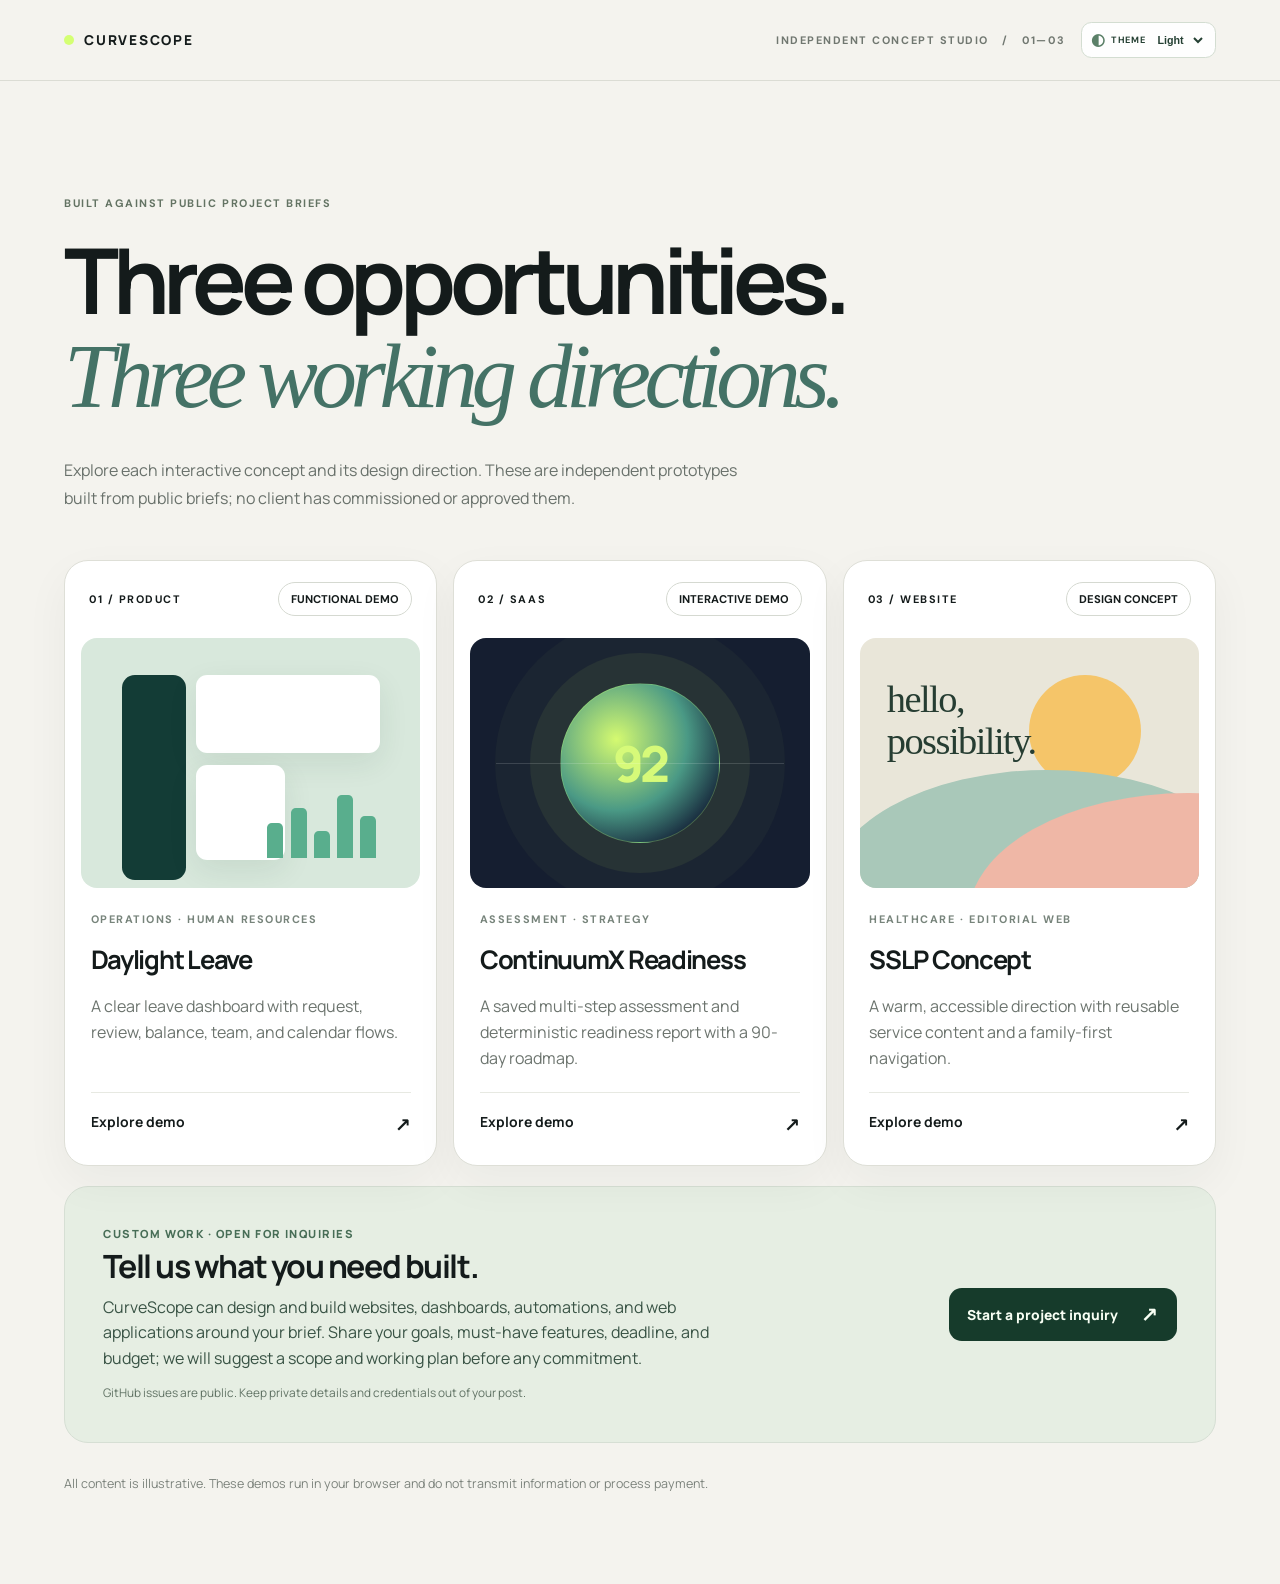
<file: index.html>
<!doctype html>
<html lang="en" data-app="gallery"><head><meta charset="utf-8"><meta name="viewport" content="width=device-width,initial-scale=1"><meta name="color-scheme" content="light dark"><title>CurveScope — custom web projects and working concepts</title><meta name="description" content="Explore CurveScope's interactive concepts and start an inquiry for a custom website, dashboard, automation, or web application."><script src="theme.js"></script><link rel="stylesheet" href="shared.css"><link rel="stylesheet" href="theme.css?v=2"></head>
<body><header class="topbar"><span class="wordmark"><span class="brand-dot"></span> CURVESCOPE</span><span class="top-meta">INDEPENDENT CONCEPT STUDIO &nbsp; / &nbsp; 01—03</span></header>
<main><section class="intro"><p class="eyebrow">Built against public project briefs</p><h1>Three opportunities.<br><em>Three working directions.</em></h1><p>Explore each interactive concept and its design direction. These are independent prototypes built from public briefs; no client has commissioned or approved them.</p></section>
<section class="grid" aria-label="Project demos">
 <a class="tile tile-leave" href="leave.html"><div class="tile-top"><span>01 / PRODUCT</span><span class="pill">FUNCTIONAL DEMO</span></div><div class="art art-leave"><div class="art-sidebar"></div><div class="art-card large"></div><div class="art-card small"></div><div class="art-bars"><i></i><i></i><i></i><i></i><i></i></div></div><div class="tile-content"><p class="category">OPERATIONS · HUMAN RESOURCES</p><h2>Daylight Leave</h2><p>A clear leave dashboard with request, review, balance, team, and calendar flows.</p><span class="open">Explore demo <span aria-hidden="true">↗</span></span></div></a>
 <a class="tile tile-ready" href="readiness.html"><div class="tile-top"><span>02 / SAAS</span><span class="pill">INTERACTIVE DEMO</span></div><div class="art art-ready"><div class="orb"></div><span>92</span><div class="art-line"></div></div><div class="tile-content"><p class="category">ASSESSMENT · STRATEGY</p><h2>ContinuumX Readiness</h2><p>A saved multi-step assessment and deterministic readiness report with a 90-day roadmap.</p><span class="open">Explore demo <span aria-hidden="true">↗</span></span></div></a>
 <a class="tile tile-clinic" href="clinic.html"><div class="tile-top"><span>03 / WEBSITE</span><span class="pill">DESIGN CONCEPT</span></div><div class="art art-clinic"><div class="sun"></div><div class="hill h1"></div><div class="hill h2"></div><span>hello,<br>possibility.</span></div><div class="tile-content"><p class="category">HEALTHCARE · EDITORIAL WEB</p><h2>SSLP Concept</h2><p>A warm, accessible direction with reusable service content and a family-first navigation.</p><span class="open">Explore demo <span aria-hidden="true">↗</span></span></div></a>
</section>
<section class="contact-panel" aria-labelledby="contact-title"><div><p class="contact-kicker">Custom work · open for inquiries</p><h2 id="contact-title">Tell us what you need built.</h2><p>CurveScope can design and build websites, dashboards, automations, and web applications around your brief. Share your goals, must-have features, deadline, and budget; we will suggest a scope and working plan before any commitment.</p><p class="contact-note">GitHub issues are public. Keep private details and credentials out of your post.</p></div><a class="contact-link" href="https://github.com/CurveScope/CurveScope.github.io/issues/new?title=Project%20inquiry">Start a project inquiry <span aria-hidden="true">↗</span></a></section>
<p class="footnote">All content is illustrative. These demos run in your browser and do not transmit information or process payment.</p></main></body></html>
</file>
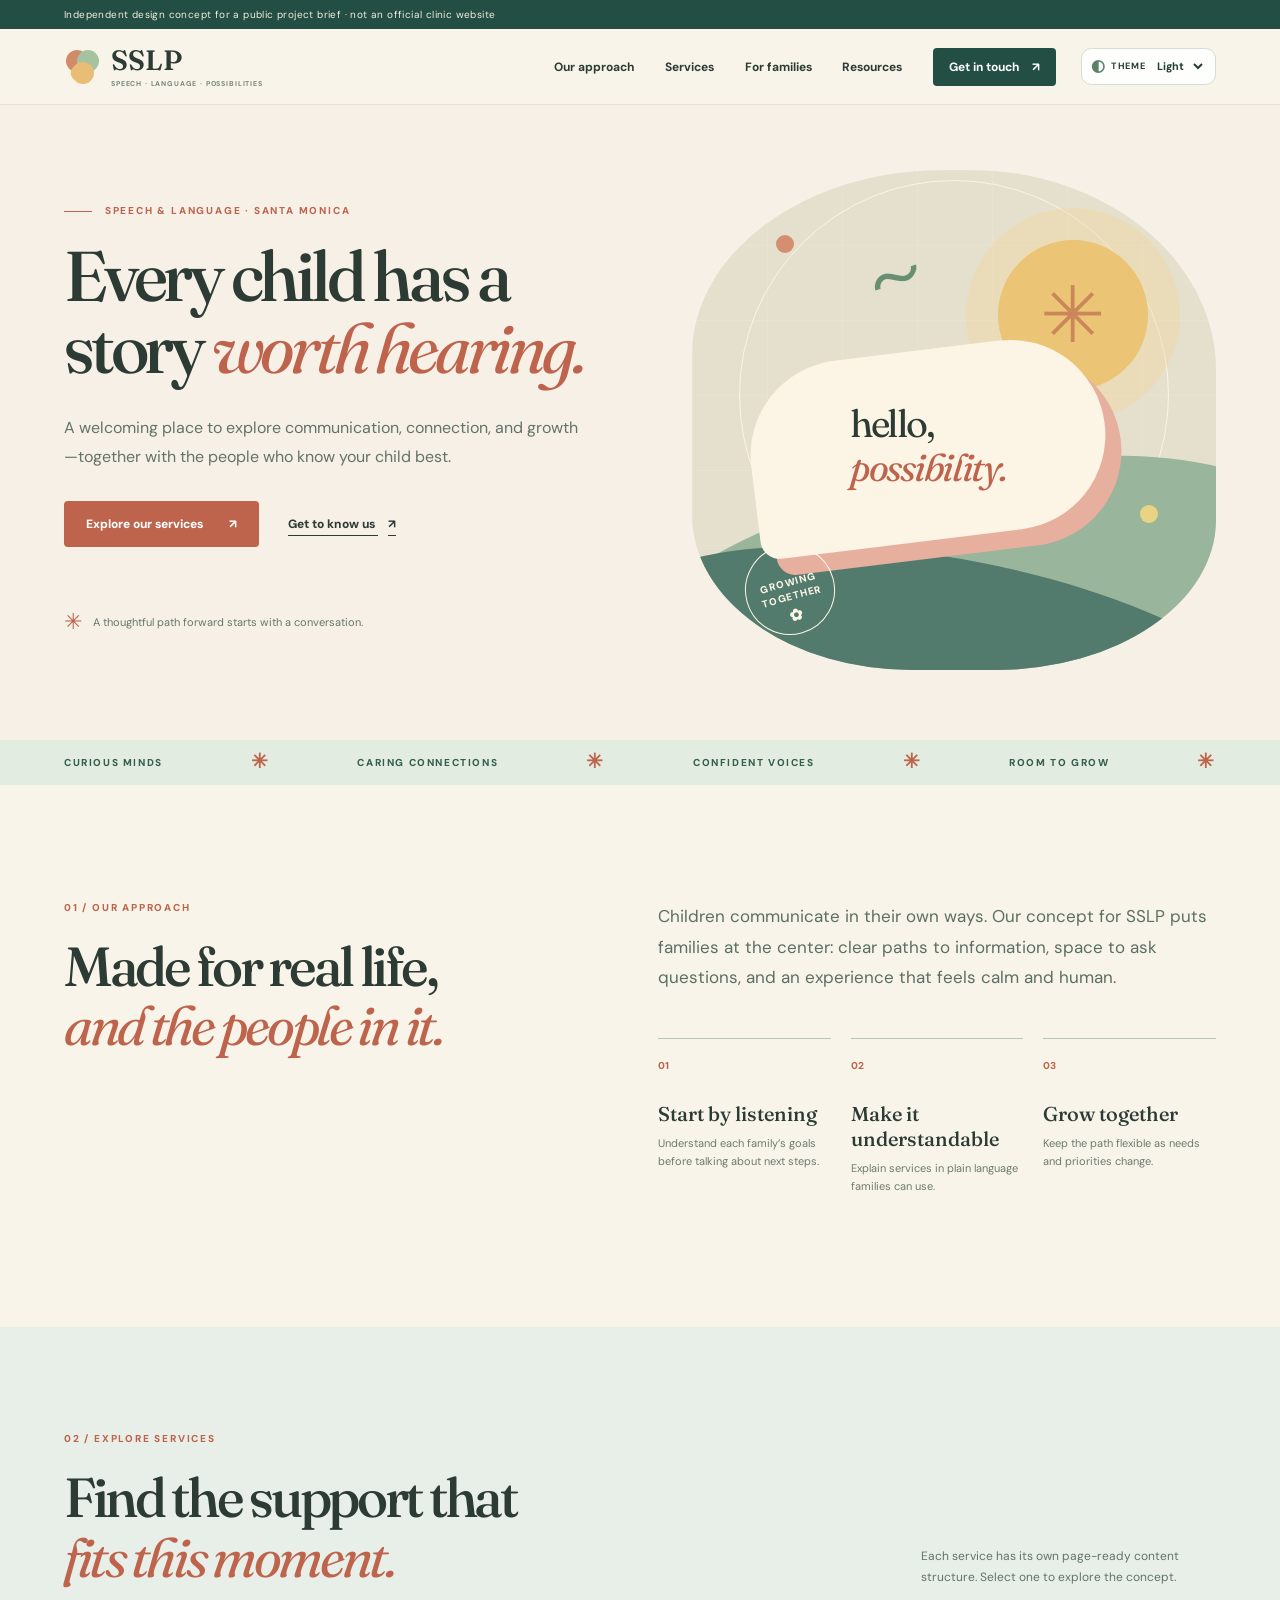
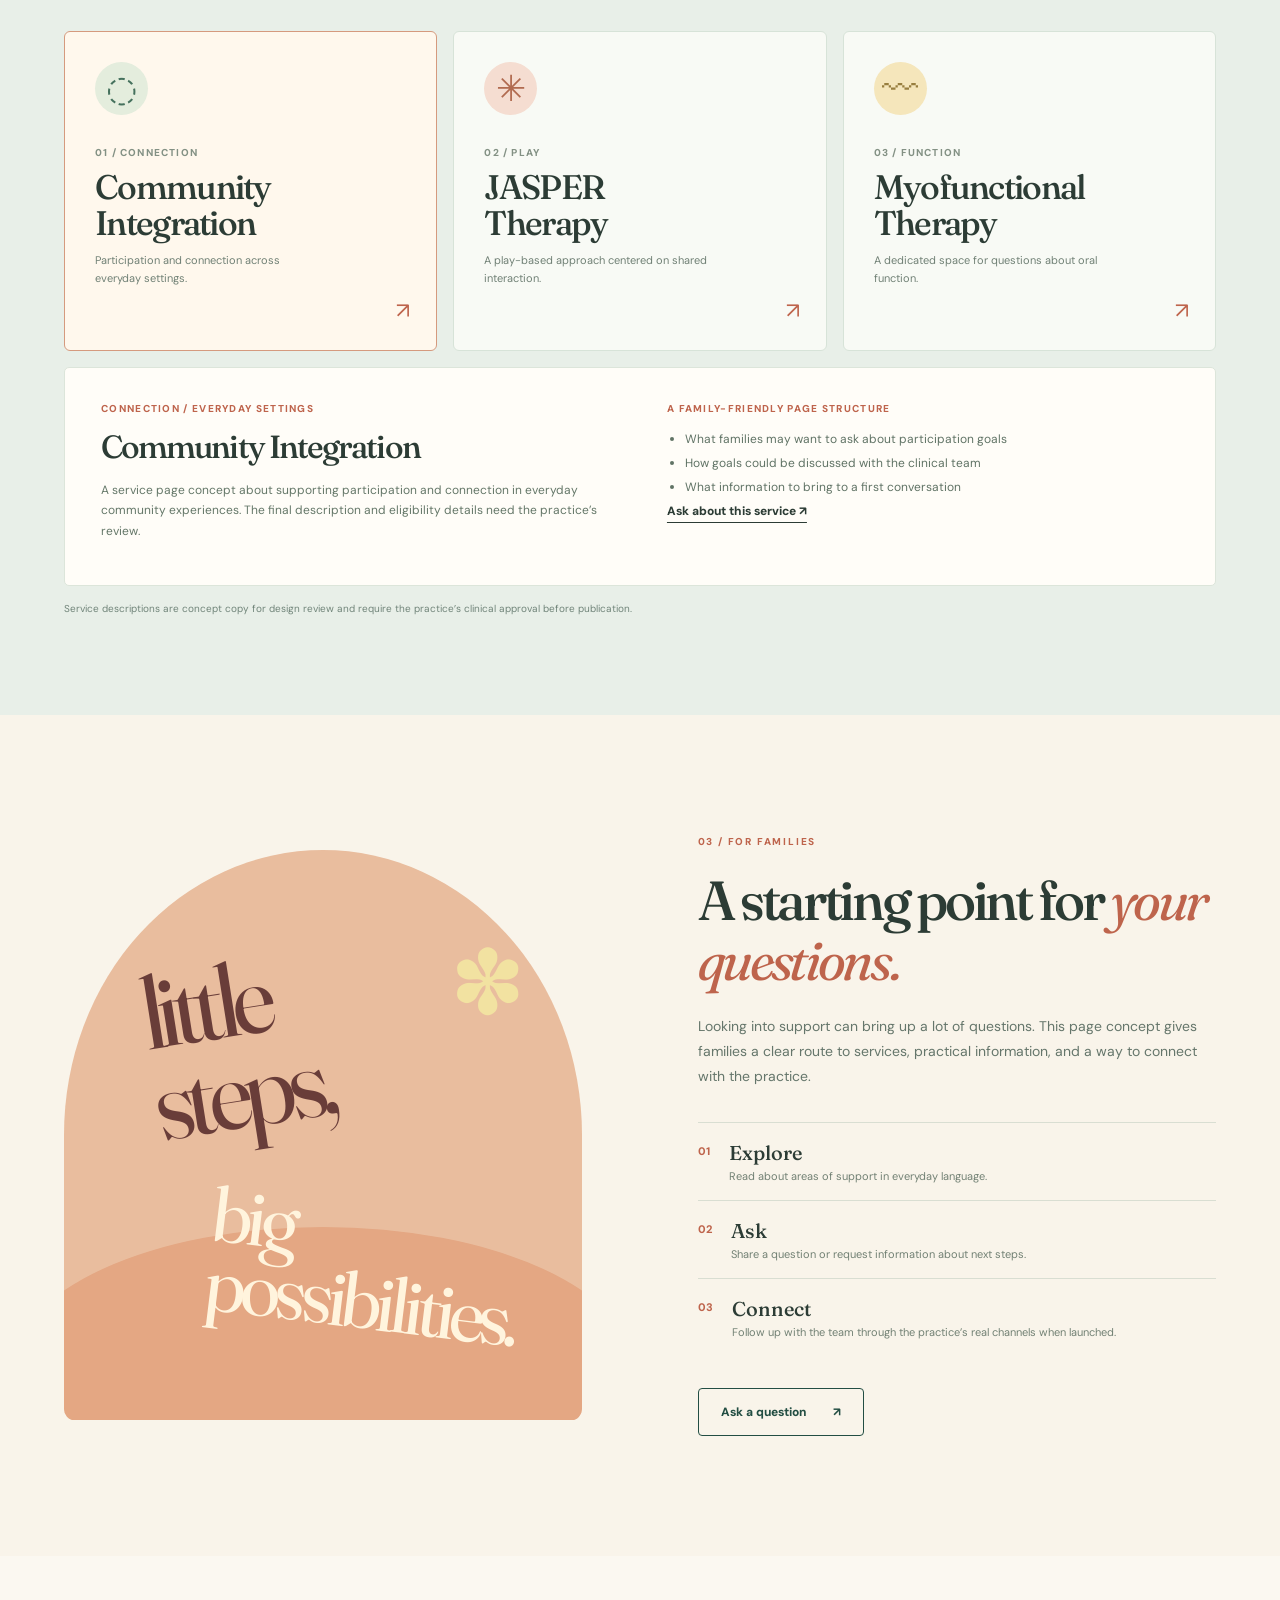
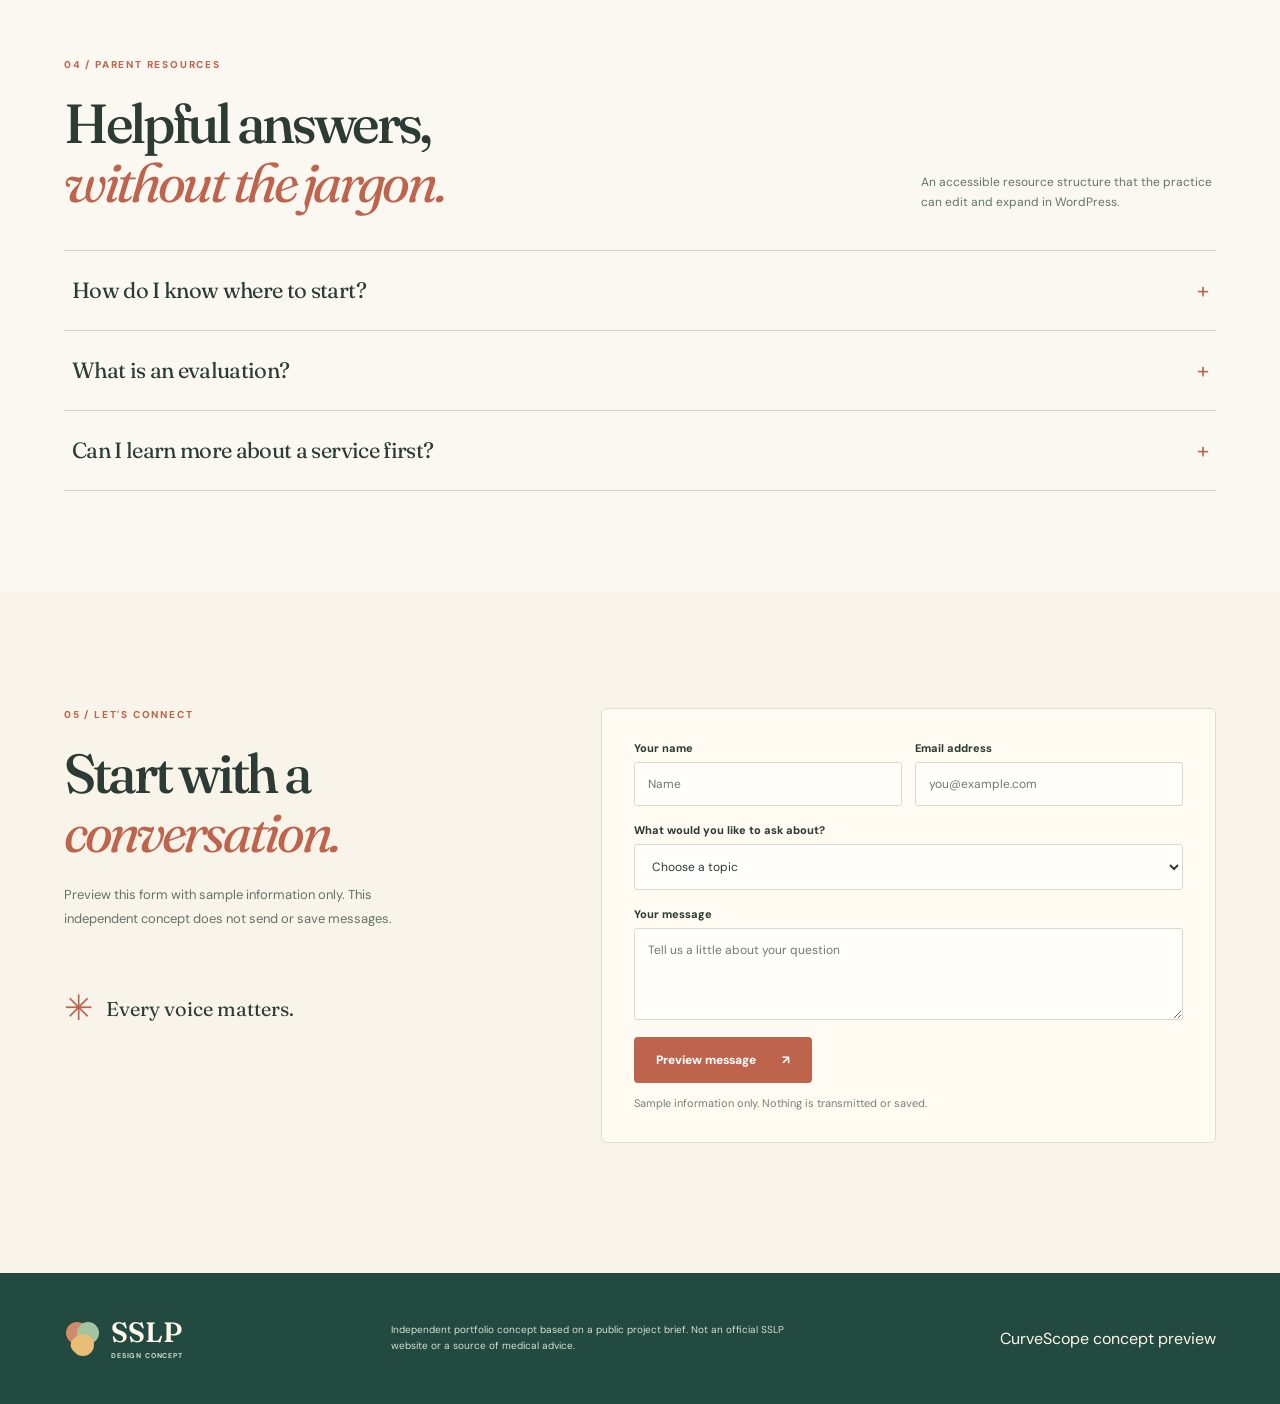
<file: clinic-upwork.html>
<!doctype html>
<html lang="en" data-app="clinic"><head><meta charset="utf-8"><meta name="viewport" content="width=device-width,initial-scale=1"><meta name="color-scheme" content="light dark"><meta name="theme-color" content="#f7f0e7"><title>SSLP — a brighter path to communication | design concept</title><script src="theme.js"></script><link rel="stylesheet" href="clinic.css"><link rel="stylesheet" href="theme.css"><script src="clinic.js" defer></script></head><body>
<div class="concept-bar"><span>Independent design concept for a public project brief · not an official clinic website</span></div>
<header class="site-header"><div class="header-inner"><a class="wordmark" href="#top" aria-label="SSLP concept home"><span class="wordmark-symbol" aria-hidden="true"><i></i><b></b><em></em></span><span>SSLP<small>speech · language · possibilities</small></span></a><button class="menu-toggle" aria-expanded="false" aria-controls="main-nav" aria-label="Open navigation">☰</button><nav id="main-nav" aria-label="Main navigation"><a href="#approach">Our approach</a><a href="#services">Services</a><a href="#families">For families</a><a href="#resources">Resources</a><a class="nav-cta" href="#contact">Get in touch <span aria-hidden="true">↗</span></a></nav></div></header>
<main id="top"><section class="hero"><div class="hero-inner"><div class="hero-copy"><p class="eyebrow"><span class="eyebrow-line"></span> SPEECH & LANGUAGE · SANTA MONICA</p><h1>Every child has a story <em>worth hearing.</em></h1><p class="hero-lede">A welcoming place to explore communication, connection, and growth—together with the people who know your child best.</p><div class="hero-actions"><a class="button terracotta" href="#services">Explore our services <span aria-hidden="true">↗</span></a><a class="text-link" href="#approach">Get to know us <span aria-hidden="true">↗</span></a></div><div class="hero-note"><span class="small-sun" aria-hidden="true">✳</span><span>A thoughtful path forward starts with a conversation.</span></div></div><div class="hero-art" role="img" aria-label="Abstract warm shapes surrounding a speech bubble and sun"><div class="art-grid"></div><div class="art-orbit orbit-one"></div><div class="art-orbit orbit-two"></div><div class="art-dune dune-back"></div><div class="art-dune dune-front"></div><div class="art-sun"><span class="sun-face">✳</span></div><div class="art-bubble"><span>hello,<br><em>possibility.</em></span></div><span class="art-dot dot-one"></span><span class="art-dot dot-two"></span><span class="art-scribble">～</span><div class="art-stamp">GROWING<br>TOGETHER <b>✿</b></div></div></div></section>
<div class="marquee" aria-label="Our values"><div class="marquee-inner"><span>CURIOUS MINDS</span><i>✳</i><span>CARING CONNECTIONS</span><i>✳</i><span>CONFIDENT VOICES</span><i>✳</i><span>ROOM TO GROW</span><i>✳</i></div></div>
<section id="approach" class="approach section-wrap"><div class="section-intro"><p class="eyebrow">01 / OUR APPROACH</p><h2>Made for real life,<br><em>and the people in it.</em></h2></div><div class="approach-body"><p>Children communicate in their own ways. Our concept for SSLP puts families at the center: clear paths to information, space to ask questions, and an experience that feels calm and human.</p><div class="value-grid"><div><span>01</span><strong>Start by listening</strong><p>Understand each family’s goals before talking about next steps.</p></div><div><span>02</span><strong>Make it understandable</strong><p>Explain services in plain language families can use.</p></div><div><span>03</span><strong>Grow together</strong><p>Keep the path flexible as needs and priorities change.</p></div></div></div></section>
<section id="services" class="services"><div class="section-wrap"><div class="section-heading"><div><p class="eyebrow">02 / EXPLORE SERVICES</p><h2>Find the support that<br><em>fits this moment.</em></h2></div><p>Each service has its own page-ready content structure. Select one to explore the concept.</p></div><div class="service-grid"><button class="service-card selected" data-service="community" aria-pressed="true"><span class="service-icon icon-community" aria-hidden="true">◌</span><span class="service-number">01 / CONNECTION</span><strong>Community<br>Integration</strong><span class="service-description">Participation and connection across everyday settings.</span><span class="service-arrow" aria-hidden="true">↗</span></button><button class="service-card" data-service="jasper" aria-pressed="false"><span class="service-icon icon-jasper" aria-hidden="true">✳</span><span class="service-number">02 / PLAY</span><strong>JASPER<br>Therapy</strong><span class="service-description">A play-based approach centered on shared interaction.</span><span class="service-arrow" aria-hidden="true">↗</span></button><button class="service-card" data-service="myo" aria-pressed="false"><span class="service-icon icon-myo" aria-hidden="true">〰</span><span class="service-number">03 / FUNCTION</span><strong>Myofunctional<br>Therapy</strong><span class="service-description">A dedicated space for questions about oral function.</span><span class="service-arrow" aria-hidden="true">↗</span></button></div><div id="service-detail" class="service-detail" tabindex="-1" aria-live="polite"></div><p class="content-note">Service descriptions are concept copy for design review and require the practice’s clinical approval before publication.</p></div></section>
<section id="families" class="families section-wrap"><div class="family-art"><div class="family-shape"></div><span class="family-big">little<br>steps,</span><span class="family-small">big<br>possibilities.</span><div class="family-flower">✽</div></div><div class="families-copy"><p class="eyebrow">03 / FOR FAMILIES</p><h2>A starting point for <em>your questions.</em></h2><p>Looking into support can bring up a lot of questions. This page concept gives families a clear route to services, practical information, and a way to connect with the practice.</p><ul><li><span>01</span><div><strong>Explore</strong><p>Read about areas of support in everyday language.</p></div></li><li><span>02</span><div><strong>Ask</strong><p>Share a question or request information about next steps.</p></div></li><li><span>03</span><div><strong>Connect</strong><p>Follow up with the team through the practice’s real channels when launched.</p></div></li></ul><a class="button outline" href="#contact">Ask a question <span aria-hidden="true">↗</span></a></div></section>
<section id="resources" class="resources"><div class="section-wrap"><p class="eyebrow">04 / PARENT RESOURCES</p><div class="section-heading"><h2>Helpful answers,<br><em>without the jargon.</em></h2><p>An accessible resource structure that the practice can edit and expand in WordPress.</p></div><div class="faq"><details><summary>How do I know where to start?<span aria-hidden="true">+</span></summary><p>Start by telling the practice what you have noticed and what questions you have. The team can help explain its process and whether a consultation or evaluation is appropriate. This is concept copy, not clinical advice.</p></details><details><summary>What is an evaluation?<span aria-hidden="true">+</span></summary><p>An evaluation is a way to understand a child’s current communication or related skills and discuss possible next steps. The exact process depends on the practice and should be confirmed with its team.</p></details><details><summary>Can I learn more about a service first?<span aria-hidden="true">+</span></summary><p>Yes. Select one of the three service cards above to see a page-ready overview and a short set of common questions for that service.</p></details></div></div></section>
<section id="contact" class="contact section-wrap"><div><p class="eyebrow">05 / LET'S CONNECT</p><h2>Start with a <em>conversation.</em></h2><p>Preview this form with sample information only. This independent concept does not send or save messages.</p><div class="contact-mark">✳<span>Every voice matters.</span></div></div><form id="contact-form"><div class="form-row"><div class="field"><label for="contact-name">Your name</label><input id="contact-name" name="name" autocomplete="name" required placeholder="Name"></div><div class="field"><label for="contact-email">Email address</label><input id="contact-email" name="email" autocomplete="email" type="email" required placeholder="you@example.com"></div></div><div class="field"><label for="contact-topic">What would you like to ask about?</label><select id="contact-topic" name="topic" required><option value="">Choose a topic</option><option>Services</option><option>Evaluation process</option><option>Parent resources</option><option>Something else</option></select></div><div class="field"><label for="contact-message">Your message</label><textarea id="contact-message" name="message" rows="4" required placeholder="Tell us a little about your question"></textarea></div><button class="button terracotta" type="submit">Preview message <span aria-hidden="true">↗</span></button><p id="contact-feedback" class="contact-feedback" role="status">Sample information only. Nothing is transmitted or saved.</p><div id="message-preview" class="message-preview" hidden></div></form></section>
</main><footer><div class="footer-inner"><a class="wordmark" href="#top"><span class="wordmark-symbol" aria-hidden="true"><i></i><b></b><em></em></span><span>SSLP<small>design concept</small></span></a><p>Independent portfolio concept based on a public project brief. Not an official SSLP website or a source of medical advice.</p><span>CurveScope concept preview</span></div></footer>
</body></html>
</file>
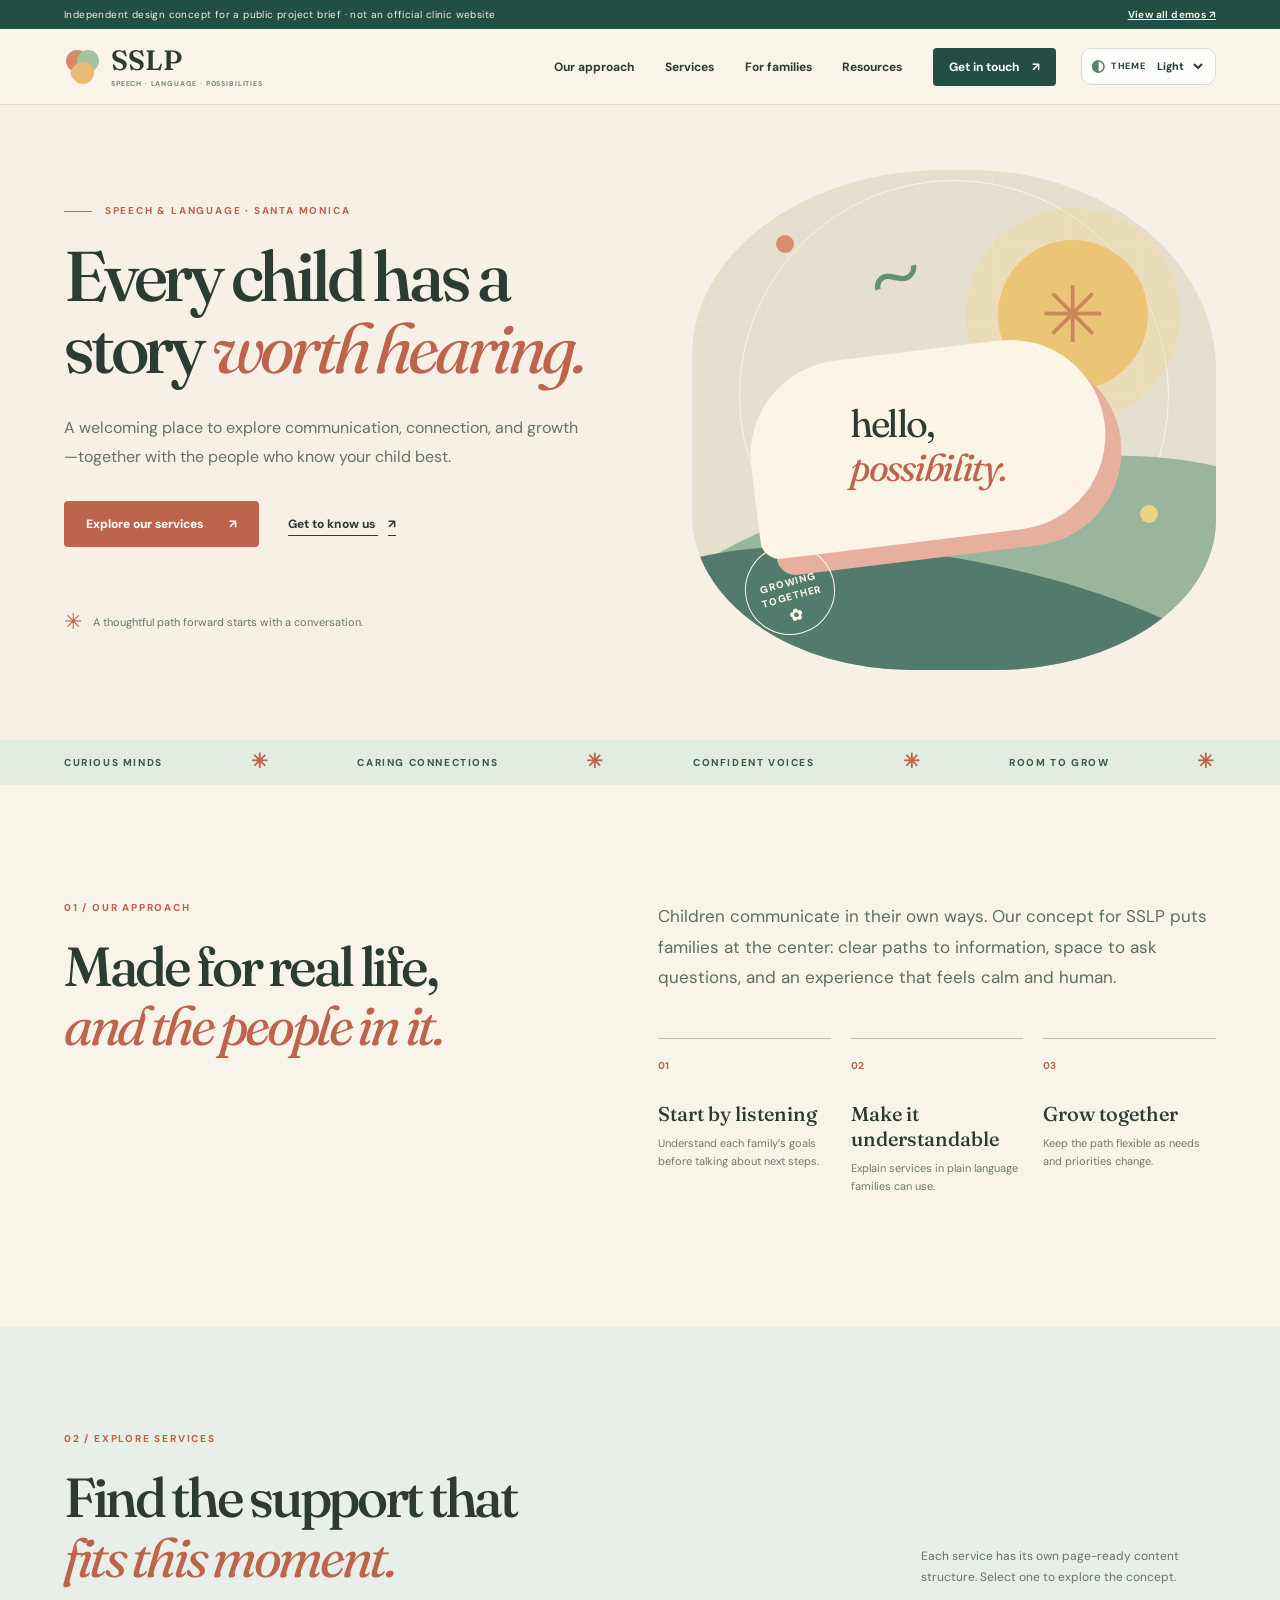
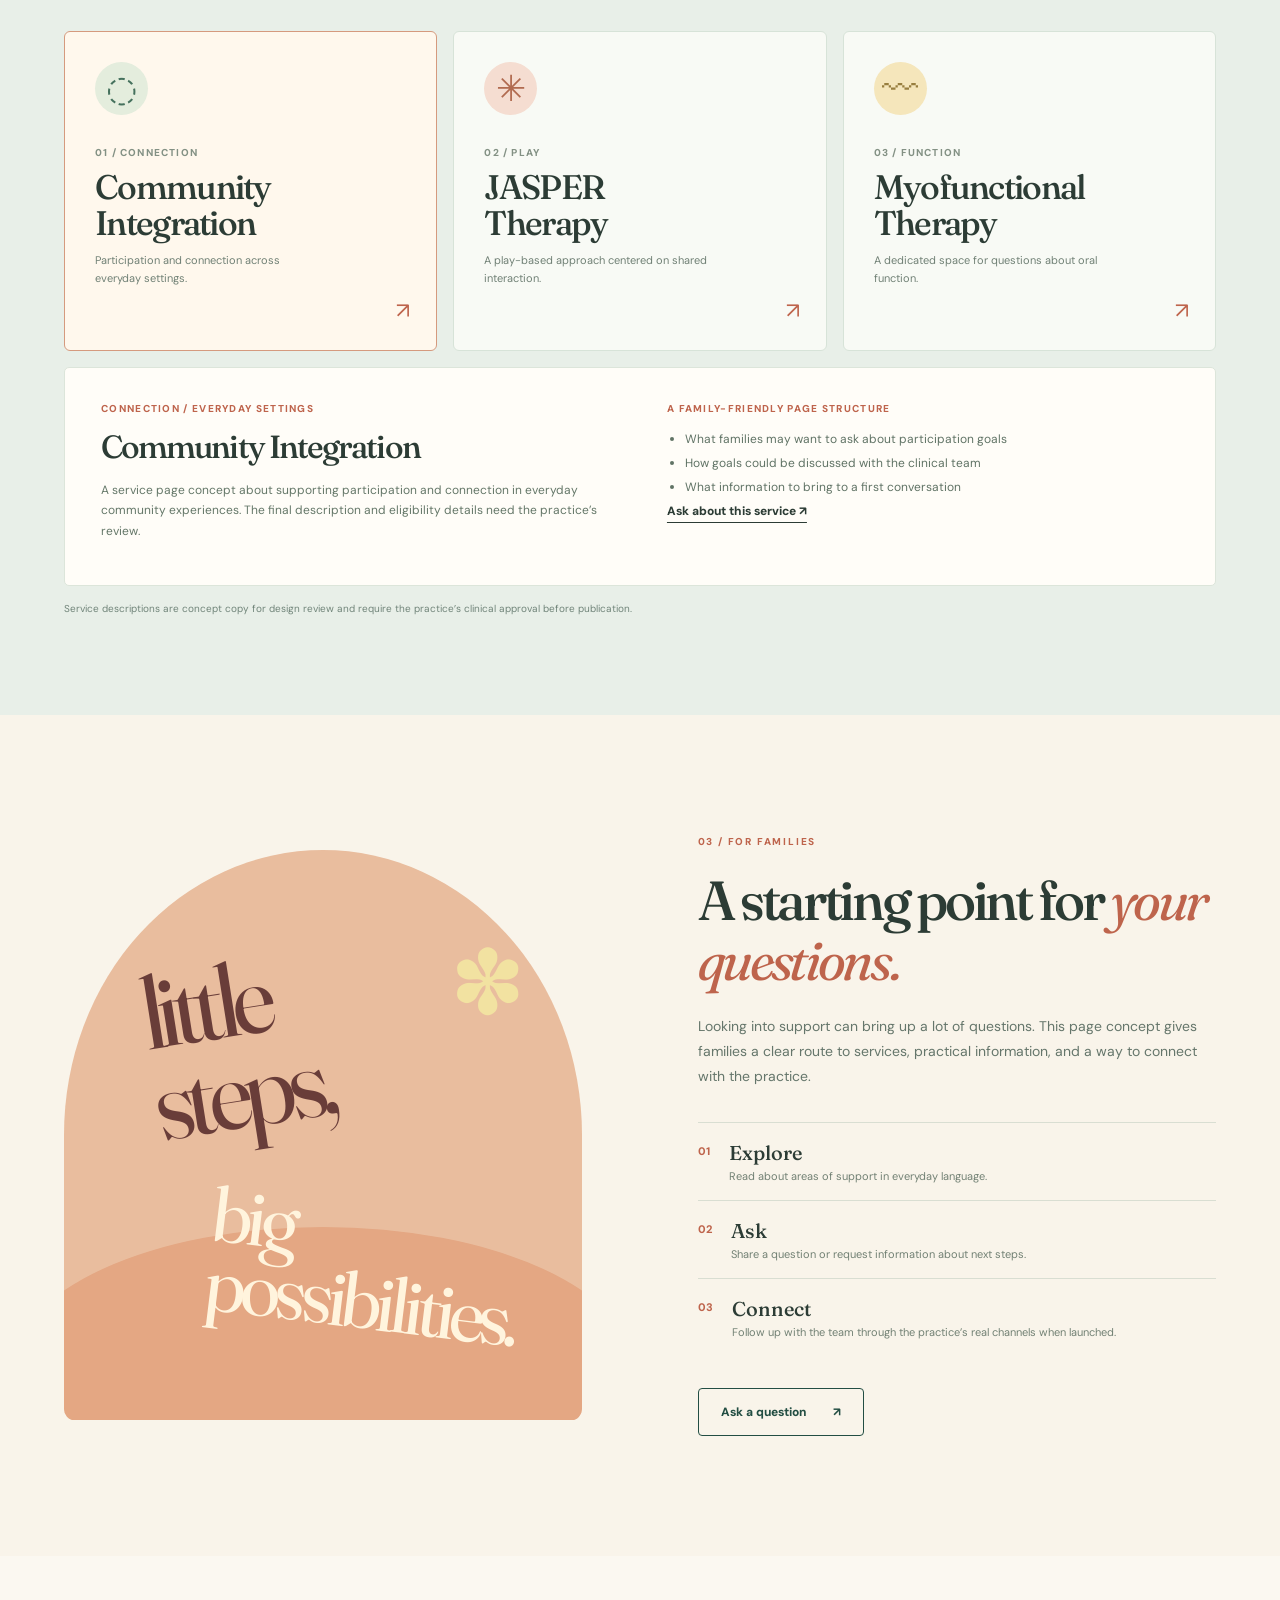
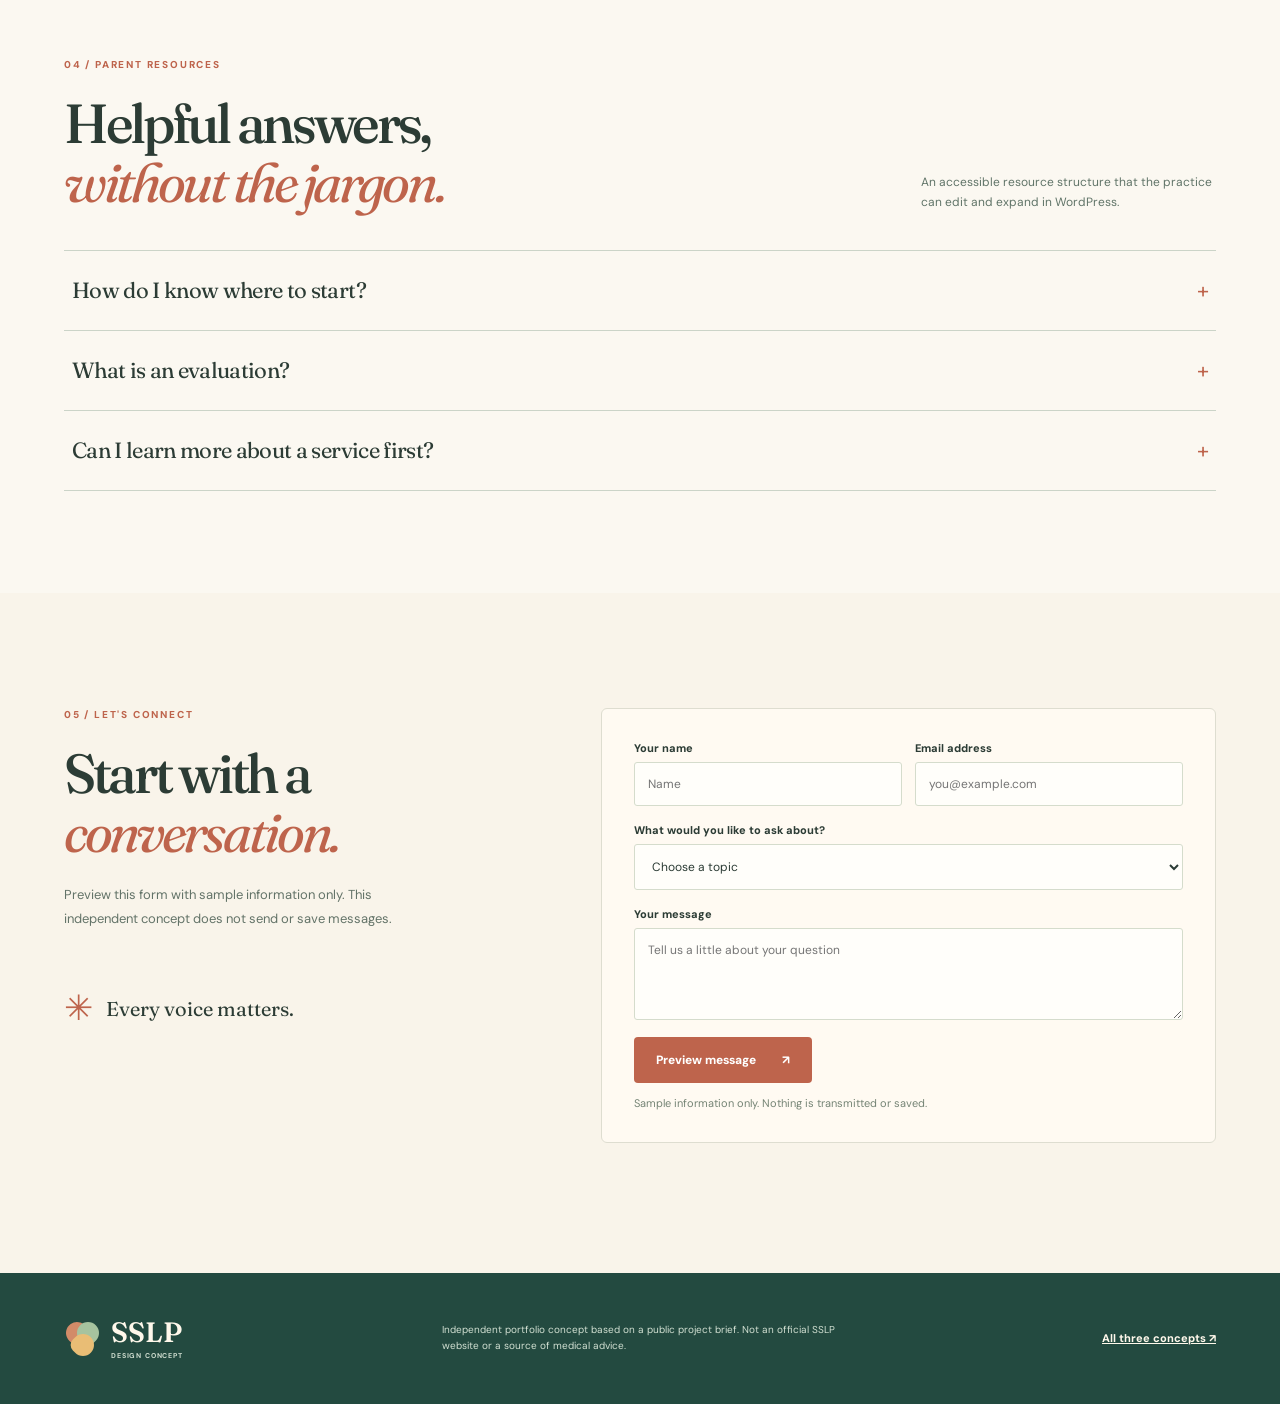
<file: clinic.html>
<!doctype html>
<html lang="en" data-app="clinic"><head><meta charset="utf-8"><meta name="viewport" content="width=device-width,initial-scale=1"><meta name="color-scheme" content="light dark"><meta name="theme-color" content="#f7f0e7"><title>SSLP — a brighter path to communication | design concept</title><script src="theme.js"></script><link rel="stylesheet" href="clinic.css"><link rel="stylesheet" href="theme.css"><script src="clinic.js" defer></script></head><body>
<div class="concept-bar"><span>Independent design concept for a public project brief · not an official clinic website</span><a href="index.html">View all demos ↗</a></div>
<header class="site-header"><div class="header-inner"><a class="wordmark" href="#top" aria-label="SSLP concept home"><span class="wordmark-symbol" aria-hidden="true"><i></i><b></b><em></em></span><span>SSLP<small>speech · language · possibilities</small></span></a><button class="menu-toggle" aria-expanded="false" aria-controls="main-nav" aria-label="Open navigation">☰</button><nav id="main-nav" aria-label="Main navigation"><a href="#approach">Our approach</a><a href="#services">Services</a><a href="#families">For families</a><a href="#resources">Resources</a><a class="nav-cta" href="#contact">Get in touch <span aria-hidden="true">↗</span></a></nav></div></header>
<main id="top"><section class="hero"><div class="hero-inner"><div class="hero-copy"><p class="eyebrow"><span class="eyebrow-line"></span> SPEECH & LANGUAGE · SANTA MONICA</p><h1>Every child has a story <em>worth hearing.</em></h1><p class="hero-lede">A welcoming place to explore communication, connection, and growth—together with the people who know your child best.</p><div class="hero-actions"><a class="button terracotta" href="#services">Explore our services <span aria-hidden="true">↗</span></a><a class="text-link" href="#approach">Get to know us <span aria-hidden="true">↗</span></a></div><div class="hero-note"><span class="small-sun" aria-hidden="true">✳</span><span>A thoughtful path forward starts with a conversation.</span></div></div><div class="hero-art" role="img" aria-label="Abstract warm shapes surrounding a speech bubble and sun"><div class="art-grid"></div><div class="art-orbit orbit-one"></div><div class="art-orbit orbit-two"></div><div class="art-dune dune-back"></div><div class="art-dune dune-front"></div><div class="art-sun"><span class="sun-face">✳</span></div><div class="art-bubble"><span>hello,<br><em>possibility.</em></span></div><span class="art-dot dot-one"></span><span class="art-dot dot-two"></span><span class="art-scribble">～</span><div class="art-stamp">GROWING<br>TOGETHER <b>✿</b></div></div></div></section>
<div class="marquee" aria-label="Our values"><div class="marquee-inner"><span>CURIOUS MINDS</span><i>✳</i><span>CARING CONNECTIONS</span><i>✳</i><span>CONFIDENT VOICES</span><i>✳</i><span>ROOM TO GROW</span><i>✳</i></div></div>
<section id="approach" class="approach section-wrap"><div class="section-intro"><p class="eyebrow">01 / OUR APPROACH</p><h2>Made for real life,<br><em>and the people in it.</em></h2></div><div class="approach-body"><p>Children communicate in their own ways. Our concept for SSLP puts families at the center: clear paths to information, space to ask questions, and an experience that feels calm and human.</p><div class="value-grid"><div><span>01</span><strong>Start by listening</strong><p>Understand each family’s goals before talking about next steps.</p></div><div><span>02</span><strong>Make it understandable</strong><p>Explain services in plain language families can use.</p></div><div><span>03</span><strong>Grow together</strong><p>Keep the path flexible as needs and priorities change.</p></div></div></div></section>
<section id="services" class="services"><div class="section-wrap"><div class="section-heading"><div><p class="eyebrow">02 / EXPLORE SERVICES</p><h2>Find the support that<br><em>fits this moment.</em></h2></div><p>Each service has its own page-ready content structure. Select one to explore the concept.</p></div><div class="service-grid"><button class="service-card selected" data-service="community" aria-pressed="true"><span class="service-icon icon-community" aria-hidden="true">◌</span><span class="service-number">01 / CONNECTION</span><strong>Community<br>Integration</strong><span class="service-description">Participation and connection across everyday settings.</span><span class="service-arrow" aria-hidden="true">↗</span></button><button class="service-card" data-service="jasper" aria-pressed="false"><span class="service-icon icon-jasper" aria-hidden="true">✳</span><span class="service-number">02 / PLAY</span><strong>JASPER<br>Therapy</strong><span class="service-description">A play-based approach centered on shared interaction.</span><span class="service-arrow" aria-hidden="true">↗</span></button><button class="service-card" data-service="myo" aria-pressed="false"><span class="service-icon icon-myo" aria-hidden="true">〰</span><span class="service-number">03 / FUNCTION</span><strong>Myofunctional<br>Therapy</strong><span class="service-description">A dedicated space for questions about oral function.</span><span class="service-arrow" aria-hidden="true">↗</span></button></div><div id="service-detail" class="service-detail" tabindex="-1" aria-live="polite"></div><p class="content-note">Service descriptions are concept copy for design review and require the practice’s clinical approval before publication.</p></div></section>
<section id="families" class="families section-wrap"><div class="family-art"><div class="family-shape"></div><span class="family-big">little<br>steps,</span><span class="family-small">big<br>possibilities.</span><div class="family-flower">✽</div></div><div class="families-copy"><p class="eyebrow">03 / FOR FAMILIES</p><h2>A starting point for <em>your questions.</em></h2><p>Looking into support can bring up a lot of questions. This page concept gives families a clear route to services, practical information, and a way to connect with the practice.</p><ul><li><span>01</span><div><strong>Explore</strong><p>Read about areas of support in everyday language.</p></div></li><li><span>02</span><div><strong>Ask</strong><p>Share a question or request information about next steps.</p></div></li><li><span>03</span><div><strong>Connect</strong><p>Follow up with the team through the practice’s real channels when launched.</p></div></li></ul><a class="button outline" href="#contact">Ask a question <span aria-hidden="true">↗</span></a></div></section>
<section id="resources" class="resources"><div class="section-wrap"><p class="eyebrow">04 / PARENT RESOURCES</p><div class="section-heading"><h2>Helpful answers,<br><em>without the jargon.</em></h2><p>An accessible resource structure that the practice can edit and expand in WordPress.</p></div><div class="faq"><details><summary>How do I know where to start?<span aria-hidden="true">+</span></summary><p>Start by telling the practice what you have noticed and what questions you have. The team can help explain its process and whether a consultation or evaluation is appropriate. This is concept copy, not clinical advice.</p></details><details><summary>What is an evaluation?<span aria-hidden="true">+</span></summary><p>An evaluation is a way to understand a child’s current communication or related skills and discuss possible next steps. The exact process depends on the practice and should be confirmed with its team.</p></details><details><summary>Can I learn more about a service first?<span aria-hidden="true">+</span></summary><p>Yes. Select one of the three service cards above to see a page-ready overview and a short set of common questions for that service.</p></details></div></div></section>
<section id="contact" class="contact section-wrap"><div><p class="eyebrow">05 / LET'S CONNECT</p><h2>Start with a <em>conversation.</em></h2><p>Preview this form with sample information only. This independent concept does not send or save messages.</p><div class="contact-mark">✳<span>Every voice matters.</span></div></div><form id="contact-form"><div class="form-row"><div class="field"><label for="contact-name">Your name</label><input id="contact-name" name="name" autocomplete="name" required placeholder="Name"></div><div class="field"><label for="contact-email">Email address</label><input id="contact-email" name="email" autocomplete="email" type="email" required placeholder="you@example.com"></div></div><div class="field"><label for="contact-topic">What would you like to ask about?</label><select id="contact-topic" name="topic" required><option value="">Choose a topic</option><option>Services</option><option>Evaluation process</option><option>Parent resources</option><option>Something else</option></select></div><div class="field"><label for="contact-message">Your message</label><textarea id="contact-message" name="message" rows="4" required placeholder="Tell us a little about your question"></textarea></div><button class="button terracotta" type="submit">Preview message <span aria-hidden="true">↗</span></button><p id="contact-feedback" class="contact-feedback" role="status">Sample information only. Nothing is transmitted or saved.</p><div id="message-preview" class="message-preview" hidden></div></form></section>
</main><footer><div class="footer-inner"><a class="wordmark" href="#top"><span class="wordmark-symbol" aria-hidden="true"><i></i><b></b><em></em></span><span>SSLP<small>design concept</small></span></a><p>Independent portfolio concept based on a public project brief. Not an official SSLP website or a source of medical advice.</p><a href="index.html">All three concepts ↗</a></div></footer>
</body></html>
</file>
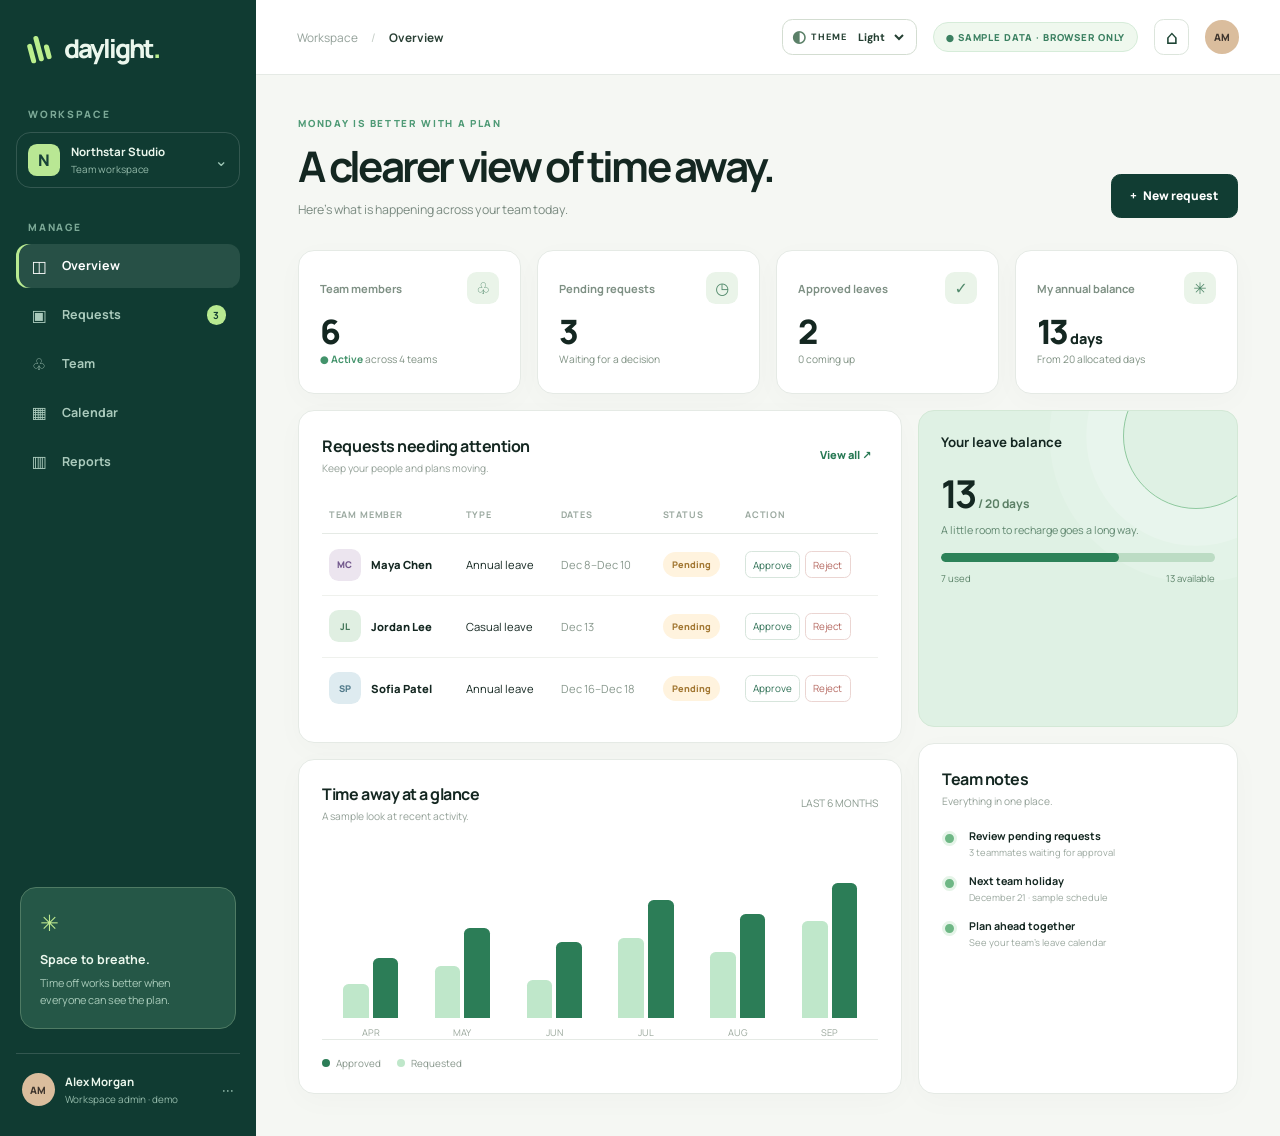
<file: leave-upwork.html>
<!doctype html>
<html lang="en" data-app="leave"><head><meta charset="utf-8"><meta name="viewport" content="width=device-width,initial-scale=1"><meta name="color-scheme" content="light dark"><title>Daylight — leave in clear view</title><script src="theme.js"></script><link rel="stylesheet" href="leave.css"><link rel="stylesheet" href="theme.css"></head>
<body><div class="app-shell">
<aside class="sidebar" aria-label="Primary navigation"><div class="brand"><span class="brand-icon"><i></i><i></i><i></i></span><span>daylight<span class="brand-period">.</span></span></div><p class="workspace-label">WORKSPACE</p><div class="workspace"><span class="workspace-mark">N</span><span><strong>Northstar Studio</strong><small>Team workspace</small></span><span aria-hidden="true">⌄</span></div><p class="nav-label">MANAGE</p><nav id="nav"><button class="nav-item active" data-view="overview"><span>◫</span> Overview</button><button class="nav-item" data-view="requests"><span>▣</span> Requests <b id="pending-badge">3</b></button><button class="nav-item" data-view="team"><span>♧</span> Team</button><button class="nav-item" data-view="calendar"><span>▦</span> Calendar</button><button class="nav-item" data-view="reports"><span>▥</span> Reports</button></nav><div class="sidebar-bottom"><div class="help-card"><span>✳</span><strong>Space to breathe.</strong><p>Time off works better when everyone can see the plan.</p></div><div class="user"><span class="avatar">AM</span><span><strong>Alex Morgan</strong><small>Workspace admin · demo</small></span><span aria-hidden="true">···</span></div></div></aside>
<div class="main-shell"><header class="topbar"><span class="breadcrumb">Workspace <span>/</span> <strong id="breadcrumb-current">Overview</strong></span><div class="top-actions"><span class="demo-badge">● SAMPLE DATA · BROWSER ONLY</span><button class="icon-btn" id="today-button" title="Go to overview" aria-label="Go to overview">⌂</button><span class="avatar top-avatar">AM</span></div></header>
<main id="main"><div class="loading">Loading your workspace…</div></main></div></div>
<dialog id="request-dialog"><form id="request-form" method="dialog"><div class="dialog-head"><p class="eyebrow">MAKE TIME FOR LIFE</p><button id="close-dialog" type="button" class="icon-btn" aria-label="Close">×</button></div><h2>Request time off</h2><p class="dialog-intro">Your request is saved in this browser for the demo.</p><div class="field"><label for="leave-type">Leave type</label><select id="leave-type" name="type" required><option>Annual leave</option><option>Sick leave</option><option>Casual leave</option><option>Work from home</option></select></div><div class="field-row"><div class="field"><label for="start-date">Start date</label><input id="start-date" name="start" type="date" required></div><div class="field"><label for="end-date">End date</label><input id="end-date" name="end" type="date" required></div></div><div class="field"><label for="reason">Note for your manager</label><textarea id="reason" name="reason" rows="3" placeholder="Optional context"></textarea></div><p class="form-error" id="form-error" role="alert"></p><div class="dialog-actions"><button type="button" id="cancel-dialog" class="secondary">Cancel</button><button type="submit" class="primary">Send request <span aria-hidden="true">↗</span></button></div></form></dialog>
<script src="leave.js" defer></script></body></html>
</file>
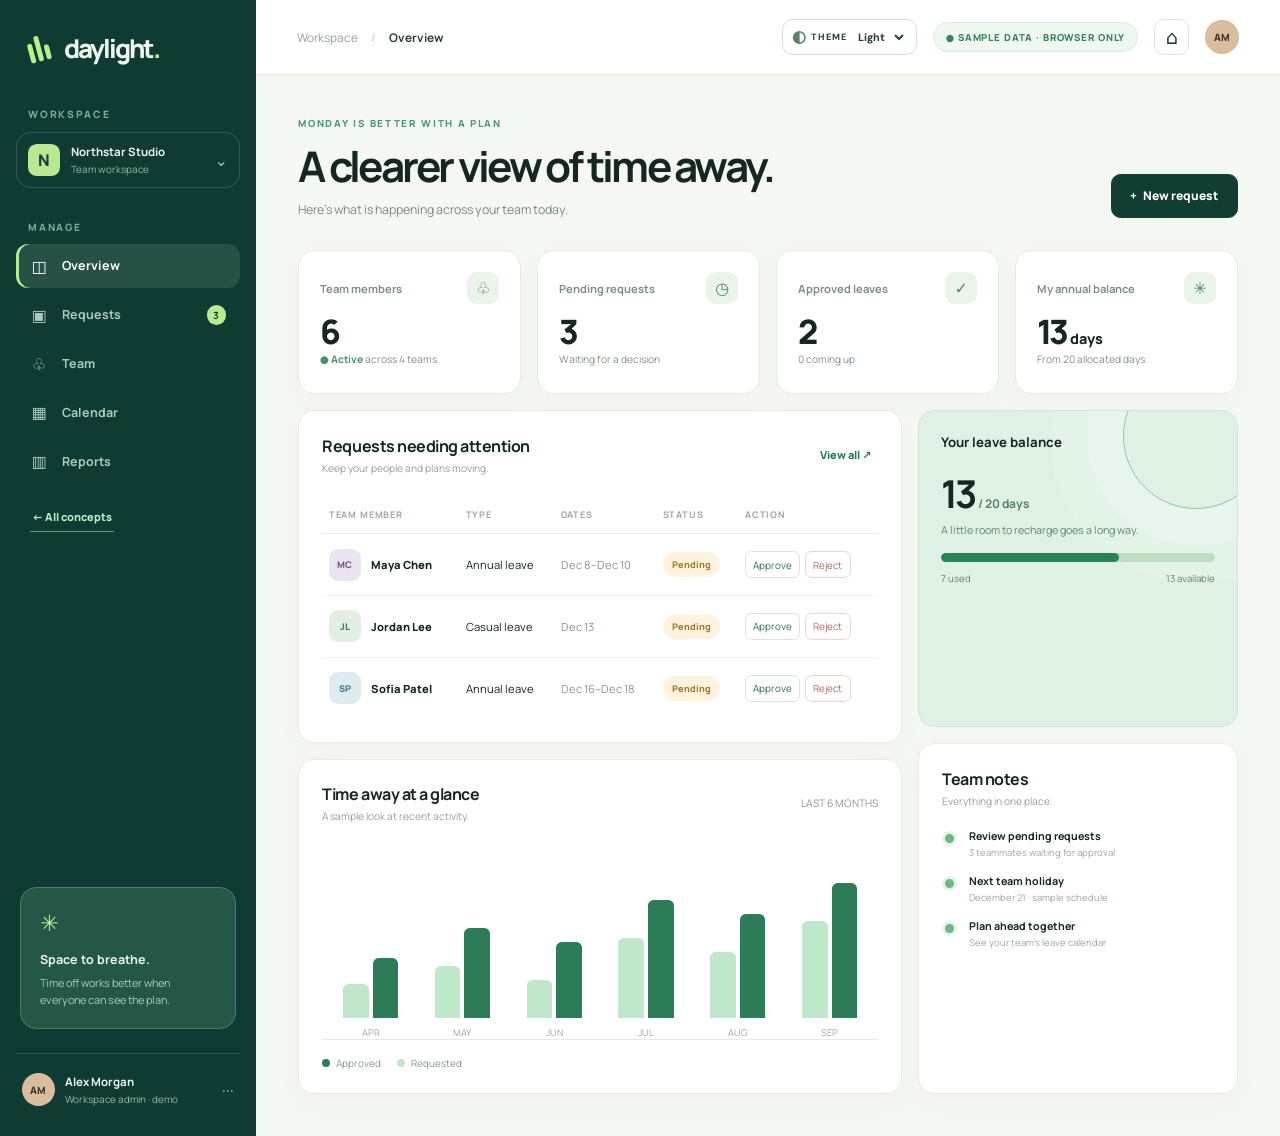
<file: leave.html>
<!doctype html>
<html lang="en" data-app="leave"><head><meta charset="utf-8"><meta name="viewport" content="width=device-width,initial-scale=1"><meta name="color-scheme" content="light dark"><title>Daylight — leave in clear view</title><script src="theme.js"></script><link rel="stylesheet" href="leave.css"><link rel="stylesheet" href="theme.css"></head>
<body><div class="app-shell">
<aside class="sidebar" aria-label="Primary navigation"><div class="brand"><span class="brand-icon"><i></i><i></i><i></i></span><span>daylight<span class="brand-period">.</span></span></div><p class="workspace-label">WORKSPACE</p><div class="workspace"><span class="workspace-mark">N</span><span><strong>Northstar Studio</strong><small>Team workspace</small></span><span aria-hidden="true">⌄</span></div><p class="nav-label">MANAGE</p><nav id="nav"><button class="nav-item active" data-view="overview"><span>◫</span> Overview</button><button class="nav-item" data-view="requests"><span>▣</span> Requests <b id="pending-badge">3</b></button><button class="nav-item" data-view="team"><span>♧</span> Team</button><button class="nav-item" data-view="calendar"><span>▦</span> Calendar</button><button class="nav-item" data-view="reports"><span>▥</span> Reports</button></nav><a class="gallery-return" href="index.html">← All concepts</a><div class="sidebar-bottom"><div class="help-card"><span>✳</span><strong>Space to breathe.</strong><p>Time off works better when everyone can see the plan.</p></div><div class="user"><span class="avatar">AM</span><span><strong>Alex Morgan</strong><small>Workspace admin · demo</small></span><span aria-hidden="true">···</span></div></div></aside>
<div class="main-shell"><header class="topbar"><span class="breadcrumb">Workspace <span>/</span> <strong id="breadcrumb-current">Overview</strong></span><div class="top-actions"><span class="demo-badge">● SAMPLE DATA · BROWSER ONLY</span><button class="icon-btn" id="today-button" title="Go to overview" aria-label="Go to overview">⌂</button><span class="avatar top-avatar">AM</span></div></header>
<main id="main"><div class="loading">Loading your workspace…</div></main></div></div>
<dialog id="request-dialog"><form id="request-form" method="dialog"><div class="dialog-head"><p class="eyebrow">MAKE TIME FOR LIFE</p><button id="close-dialog" type="button" class="icon-btn" aria-label="Close">×</button></div><h2>Request time off</h2><p class="dialog-intro">Your request is saved in this browser for the demo.</p><div class="field"><label for="leave-type">Leave type</label><select id="leave-type" name="type" required><option>Annual leave</option><option>Sick leave</option><option>Casual leave</option><option>Work from home</option></select></div><div class="field-row"><div class="field"><label for="start-date">Start date</label><input id="start-date" name="start" type="date" required></div><div class="field"><label for="end-date">End date</label><input id="end-date" name="end" type="date" required></div></div><div class="field"><label for="reason">Note for your manager</label><textarea id="reason" name="reason" rows="3" placeholder="Optional context"></textarea></div><p class="form-error" id="form-error" role="alert"></p><div class="dialog-actions"><button type="button" id="cancel-dialog" class="secondary">Cancel</button><button type="submit" class="primary">Send request <span aria-hidden="true">↗</span></button></div></form></dialog>
<script src="leave.js" defer></script></body></html>
</file>
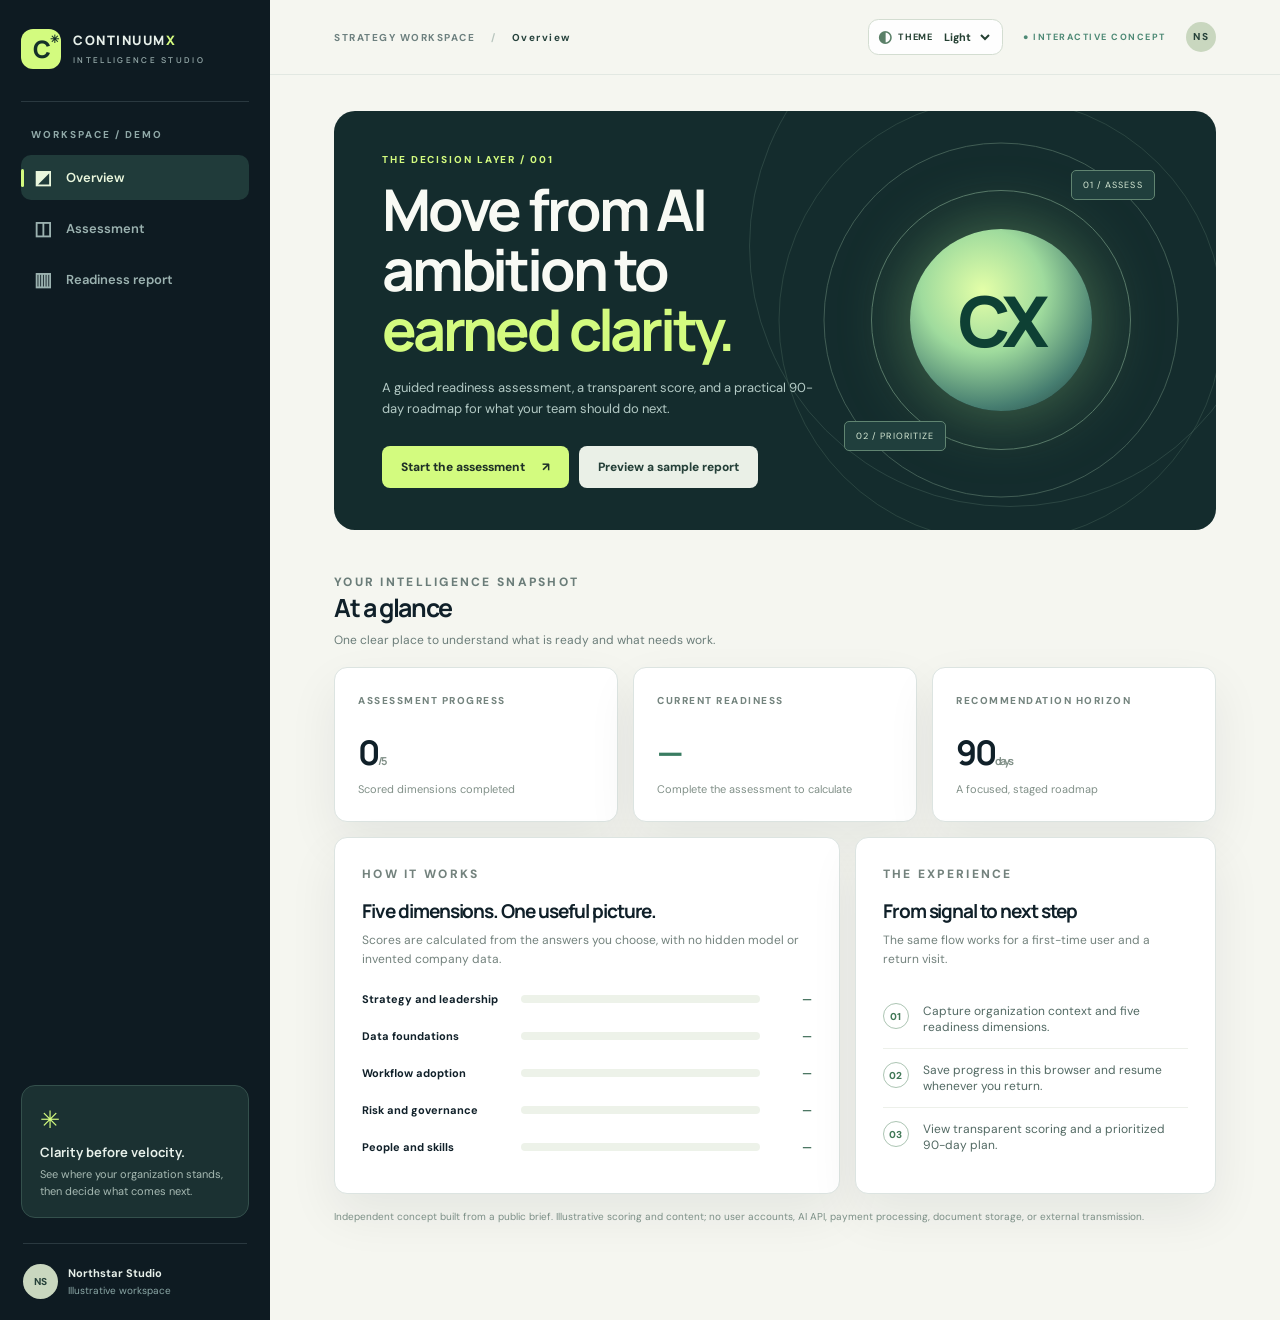
<file: readiness-upwork.html>
<!doctype html>
<html lang="en" data-app="readiness"><head><meta charset="utf-8"><meta name="viewport" content="width=device-width,initial-scale=1"><meta name="color-scheme" content="light dark"><meta name="theme-color" content="#101c23"><title>ContinuumX — intelligence readiness concept</title><script src="theme.js"></script><link rel="stylesheet" href="readiness.css"><link rel="stylesheet" href="theme.css"><script src="readiness-upwork.js" defer></script></head>
<body><div class="app">
 <aside class="rail" aria-label="Workspace navigation"><span class="logo" aria-label="ContinuumX concept"><span class="logo-mark">C<span>✳</span></span><span>CONTINUUM<span class="logo-x">X</span><small>INTELLIGENCE STUDIO</small></span></span><div class="rail-divider"></div><p class="rail-caption">WORKSPACE / DEMO</p><nav id="nav" aria-label="Sections"><button class="nav-link active" data-view="overview"><span class="glyph">◩</span>Overview</button><button class="nav-link" data-view="assessment"><span class="glyph">◫</span>Assessment</button><button class="nav-link" data-view="report"><span class="glyph">▥</span>Readiness report</button></nav><div class="rail-bottom"><div class="rail-note"><span class="spark">✳</span><strong>Clarity before velocity.</strong><p>See where your organization stands, then decide what comes next.</p></div><div class="rail-profile"><span>NS</span><div><strong>Northstar Studio</strong><small>Illustrative workspace</small></div></div></div></aside>
 <div class="content-wrap"><header class="top"><span>STRATEGY WORKSPACE <span class="top-slash">/</span> <b id="crumb">Overview</b></span><div class="top-right"><span class="local-label">● INTERACTIVE CONCEPT</span><span class="top-avatar">NS</span></div></header><main id="main" tabindex="-1"></main></div>
</div><dialog id="reset-confirm" aria-labelledby="reset-title"><p class="eyebrow">NEW ASSESSMENT</p><h2 id="reset-title">Start again?</h2><p>This clears the answers saved in your browser for this concept.</p><div class="reset-actions"><button type="button" class="button ghost" id="cancel-reset">Keep answers</button><button type="button" class="button primary" id="confirm-reset">Clear and start</button></div></dialog><template id="q-template"><div class="question"></div></template></body></html>
</file>
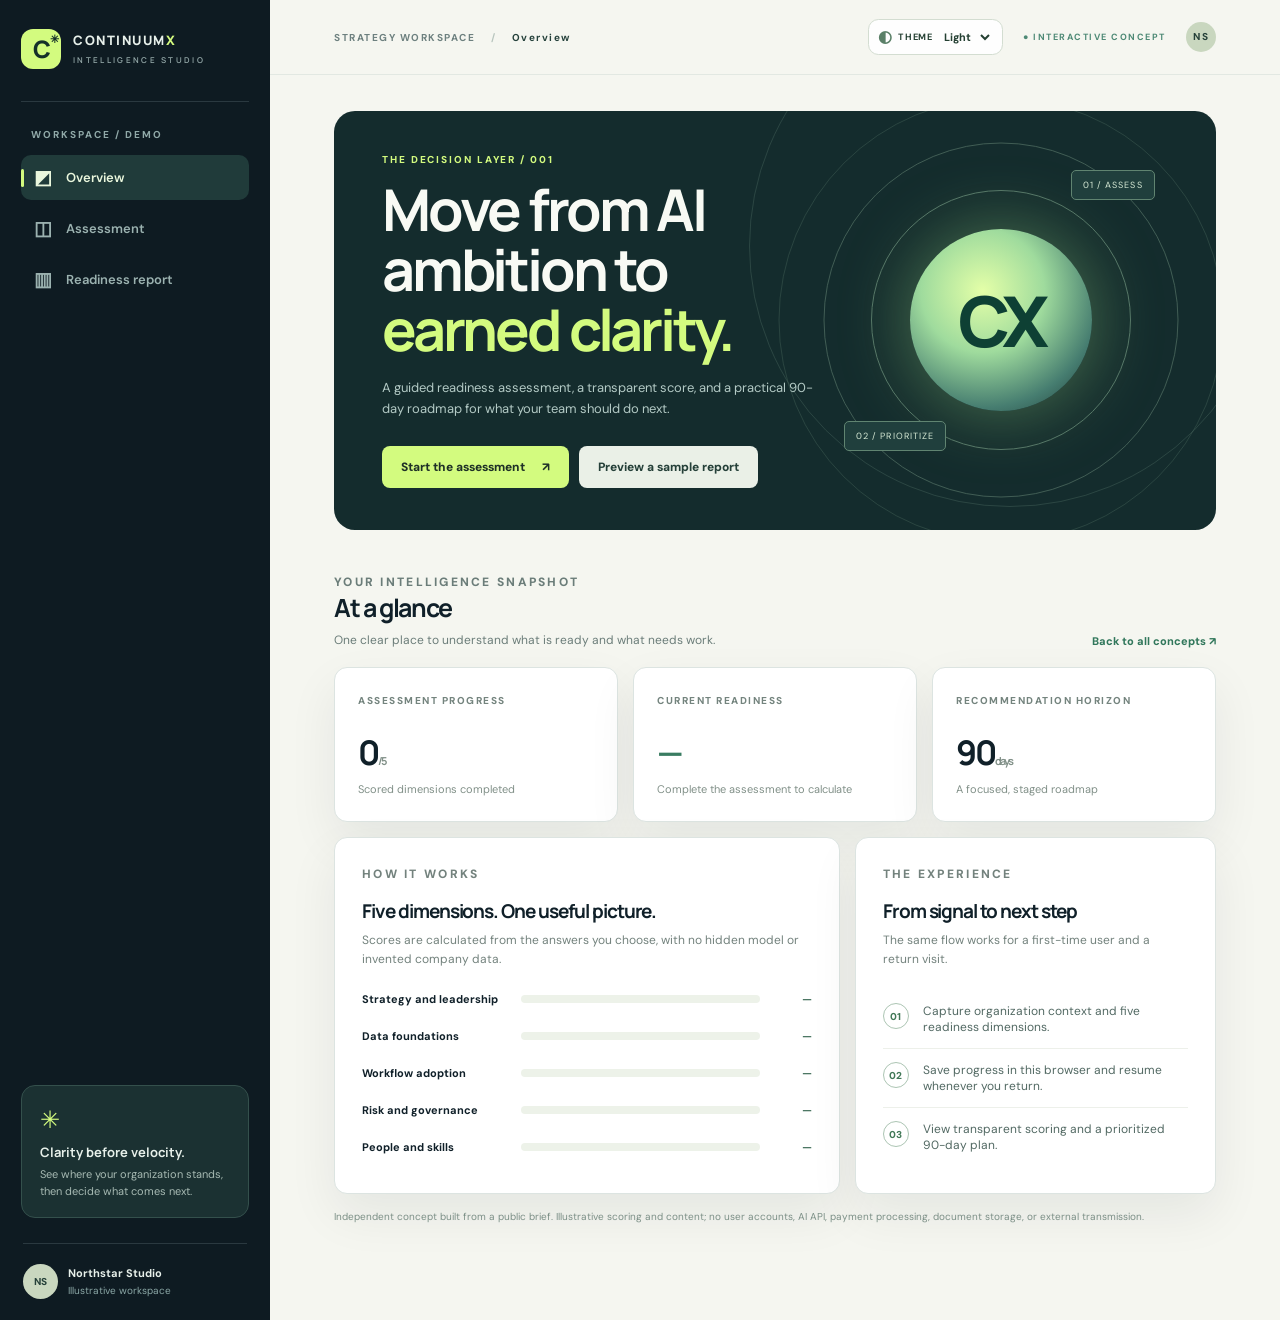
<file: readiness.html>
<!doctype html>
<html lang="en" data-app="readiness"><head><meta charset="utf-8"><meta name="viewport" content="width=device-width,initial-scale=1"><meta name="color-scheme" content="light dark"><meta name="theme-color" content="#101c23"><title>ContinuumX — intelligence readiness concept</title><script src="theme.js"></script><link rel="stylesheet" href="readiness.css"><link rel="stylesheet" href="theme.css"><script src="readiness.js" defer></script></head>
<body><div class="app">
 <aside class="rail" aria-label="Workspace navigation"><a class="logo" href="index.html" aria-label="Back to concept gallery"><span class="logo-mark">C<span>✳</span></span><span>CONTINUUM<span class="logo-x">X</span><small>INTELLIGENCE STUDIO</small></span></a><div class="rail-divider"></div><p class="rail-caption">WORKSPACE / DEMO</p><nav id="nav" aria-label="Sections"><button class="nav-link active" data-view="overview"><span class="glyph">◩</span>Overview</button><button class="nav-link" data-view="assessment"><span class="glyph">◫</span>Assessment</button><button class="nav-link" data-view="report"><span class="glyph">▥</span>Readiness report</button></nav><div class="rail-bottom"><div class="rail-note"><span class="spark">✳</span><strong>Clarity before velocity.</strong><p>See where your organization stands, then decide what comes next.</p></div><div class="rail-profile"><span>NS</span><div><strong>Northstar Studio</strong><small>Illustrative workspace</small></div></div></div></aside>
 <div class="content-wrap"><header class="top"><span>STRATEGY WORKSPACE <span class="top-slash">/</span> <b id="crumb">Overview</b></span><div class="top-right"><span class="local-label">● INTERACTIVE CONCEPT</span><span class="top-avatar">NS</span></div></header><main id="main" tabindex="-1"></main></div>
</div><dialog id="reset-confirm" aria-labelledby="reset-title"><p class="eyebrow">NEW ASSESSMENT</p><h2 id="reset-title">Start again?</h2><p>This clears the answers saved in your browser for this concept.</p><div class="reset-actions"><button type="button" class="button ghost" id="cancel-reset">Keep answers</button><button type="button" class="button primary" id="confirm-reset">Clear and start</button></div></dialog><template id="q-template"><div class="question"></div></template></body></html>
</file>
<file: shared.css>
@import url('https://fonts.googleapis.com/css2?family=DM+Sans:wght@400;500;600;700&family=Manrope:wght@400;500;600;700;800&display=swap');
:root{font-family:Manrope,system-ui,sans-serif;color:#141b1b;background:#f4f3ee}*{box-sizing:border-box}body{margin:0}a{color:inherit}button,a{touch-action:manipulation}.topbar{padding:1.35rem clamp(1.25rem,5vw,5rem);border-bottom:1px solid #dbdcd4;display:flex;justify-content:space-between;align-items:center}.wordmark{font-weight:800;letter-spacing:.13em;font-size:.85rem;display:flex;gap:.6rem;align-items:center}.brand-dot{width:.65rem;height:.65rem;border-radius:50%;background:#d4ff73}.top-meta,.eyebrow,.category,.tile-top{font-family:DM Sans,system-ui,sans-serif;font-size:.68rem;letter-spacing:.14em;font-weight:700}.top-meta{color:#707770}main{max-width:1600px;padding:0 clamp(1.25rem,5vw,5rem) 5rem;margin:auto}.intro{padding:clamp(4rem,9vw,9rem) 0 3rem;max-width:950px}.eyebrow{color:#637363;text-transform:uppercase;margin:0 0 1.4rem}.intro h1{font-size:clamp(3.25rem,7.1vw,7.5rem);line-height:1.03;letter-spacing:-.07em;margin:0;text-wrap:balance}.intro em{font-family:Georgia,serif;font-weight:400;color:#447266}.intro p:last-child{max-width:700px;font-size:1rem;line-height:1.75;color:#69716b;margin:2rem 0 0}.grid{display:grid;grid-template-columns:repeat(3,minmax(0,1fr));gap:1rem}.tile{background:#fff;border:1px solid #dedfd7;border-radius:1.5rem;overflow:hidden;min-width:0;box-shadow:0 16px 45px #1c30200c;transition:transform .25s,box-shadow .25s}.tile:hover{transform:translateY(-5px);box-shadow:0 22px 55px #1c302020}.tile-top{display:flex;justify-content:space-between;padding:1.35rem 1.5rem;align-items:center}.pill{border:1px solid #d5d9d1;border-radius:99px;padding:.55rem .75rem;letter-spacing:0;font-size:.7rem}.art{height:250px;position:relative;overflow:hidden;margin:0 1rem;border-radius:1rem}.art-leave{background:#d8e8dc}.art-sidebar{position:absolute;left:12%;top:15%;width:19%;height:82%;background:#133c36;border-radius:.8rem}.art-card{position:absolute;background:white;box-shadow:0 10px 30px #153d3017;border-radius:.7rem}.art-card.large{left:34%;top:15%;width:54%;height:31%}.art-card.small{left:34%;top:51%;width:26%;height:38%}.art-bars{position:absolute;display:flex;gap:.45rem;align-items:end;bottom:12%;right:13%;height:25%}.art-bars i{width:1rem;background:#59ae8d;border-radius:.3rem .3rem 0 0;height:55%}.art-bars i:nth-child(2){height:80%}.art-bars i:nth-child(3){height:42%}.art-bars i:nth-child(4){height:100%}.art-bars i:nth-child(5){height:66%}.art-ready{background:#151e30;display:grid;place-items:center;color:#d6fa79}.art-ready .orb{width:10rem;aspect-ratio:1;border-radius:50%;border:1px solid #c5fd6844;box-shadow:0 0 0 30px #d9ff6810,0 0 0 65px #d9ff6808;background:radial-gradient(circle at 35% 35%,#d5fa70,#4a9985 49%,#16263b 80%)}.art-ready>span{position:absolute;font-size:3.1rem;font-weight:800;letter-spacing:-.08em}.art-line{position:absolute;width:85%;height:1px;background:#ffffff25;top:50%}.art-clinic{background:#e9e6d9;color:#263d32}.sun{width:7rem;height:7rem;background:#f5c569;border-radius:50%;position:absolute;right:17%;top:15%}.hill{position:absolute;bottom:-53%;border-radius:50% 50% 0 0;width:130%;height:100%;left:-10%;background:#a9c8b9}.hill.h2{left:32%;bottom:-62%;background:#efb7a6}.art-clinic span{position:absolute;font-family:Georgia,serif;font-size:clamp(2rem,3vw,3.7rem);line-height:1.1;left:8%;top:16%;letter-spacing:-.04em}.tile-content{padding:1.5rem 1.6rem 1.7rem}.category{color:#77847b;margin:0 0 1rem}.tile h2{font-size:clamp(1.4rem,2vw,2rem);letter-spacing:-.05em;margin:0}.tile p:not(.category){color:#6c746e;line-height:1.65;min-height:5.2rem}.open{display:flex;justify-content:space-between;text-decoration:none;border-top:1px solid #e7e9e2;padding-top:1.2rem;font-weight:700;font-size:.87rem}.open span{font-size:1.2rem}.open:hover{color:#286f59}.footnote{color:#7c837c;font-size:.78rem;margin-top:2rem}:focus-visible{outline:3px solid #447c6a;outline-offset:4px}@media(max-width:1000px){.grid{grid-template-columns:1fr 1fr}}@media(max-width:680px){.grid{grid-template-columns:1fr}.top-meta{display:none}.intro{padding:4rem 0 2rem}.art{height:220px}.tile p:not(.category){min-height:0}}
</file>
<file: theme.css>
:root{color-scheme:light dark;--control-bg:#ffffffeb;--control-text:#254033;--control-border:#d3ddd1;--control-icon:#5b8068}
html[data-theme="light"]{color-scheme:light}
html[data-theme="dark"]{color-scheme:dark;--night-bg:#0d1714;--night-surface:#172620;--night-raised:#1d3228;--night-line:#344b3d;--night-text:#eff6ed;--night-muted:#afc2b3;--night-accent:#c5ec91;--night-deep:#08110e;--control-bg:#1b3026;--control-text:#e9f5e7;--control-border:#456351;--control-icon:#c5ec91}
html[data-theme="black"]{color-scheme:dark;--night-bg:#050505;--night-surface:#101110;--night-raised:#1b1d1a;--night-line:#383c37;--night-text:#f5f6f1;--night-muted:#b9c0b8;--night-accent:#d4f894;--night-deep:#000;--control-bg:#171917;--control-text:#f5f6f1;--control-border:#4c514a;--control-icon:#d4f894}
.theme-control{display:inline-flex;align-items:center;gap:.35rem;min-height:2.3rem;padding:.25rem .55rem;border:1px solid var(--control-border);border-radius:.65rem;background:var(--control-bg);color:var(--control-text);white-space:nowrap;flex:none;font-family:'DM Sans',Arial,sans-serif;font-size:.65rem;font-weight:700;letter-spacing:.02em}
.theme-control:focus-within{outline:2px solid var(--control-icon);outline-offset:2px}.theme-symbol{font-size:1rem;line-height:1;color:var(--control-icon)}.theme-label{font-size:.57rem;letter-spacing:.1em;text-transform:uppercase;color:var(--control-text)}.theme-control select{color:var(--control-text);background:transparent;border:0;outline:0;padding:.15rem .1rem;font-size:.67rem;font-weight:800;min-width:3.4rem;cursor:pointer}.theme-control select option{background:var(--control-bg);color:var(--control-text)}
html[data-app="gallery"] .topbar{gap:1rem}html[data-app="gallery"] .top-meta{margin-left:auto}
html[data-app="clinic"] .header-inner nav{margin-left:auto}html[data-app="clinic"] .header-inner>.theme-control{margin-left:0}
@media(max-width:760px){html[data-app="gallery"] .top-meta{display:none}html[data-app="clinic"] .header-inner>.theme-control{order:1;margin-left:auto}html[data-app="clinic"] .menu-toggle{order:2}html[data-app="clinic"] .header-inner nav{order:3}html[data-app="leave"] .theme-label,html[data-app="readiness"] .theme-label{display:none}html[data-app="leave"] .top-actions{gap:.35rem}html[data-app="leave"] .demo-badge{display:none}html[data-app="readiness"] .top-right{gap:.5rem}}
@media(max-width:440px){.theme-label{display:none}html[data-app="clinic"] .header-inner{gap:.65rem}html[data-app="clinic"] .theme-control select{min-width:3rem}}

/* Gallery */
html[data-app="gallery"]:is([data-theme="dark"],[data-theme="black"]){background:var(--night-bg);color:var(--night-text)}
html[data-app="gallery"]:is([data-theme="dark"],[data-theme="black"]) body{background:var(--night-bg)}
html[data-app="gallery"]:is([data-theme="dark"],[data-theme="black"]) .topbar{border-color:var(--night-line)}
html[data-app="gallery"]:is([data-theme="dark"],[data-theme="black"]) .top-meta,html[data-app="gallery"]:is([data-theme="dark"],[data-theme="black"]) .eyebrow,html[data-app="gallery"]:is([data-theme="dark"],[data-theme="black"]) .category,html[data-app="gallery"]:is([data-theme="dark"],[data-theme="black"]) .footnote{color:var(--night-muted)}
html[data-app="gallery"]:is([data-theme="dark"],[data-theme="black"]) .intro em{color:#aee7bf}
html[data-app="gallery"]:is([data-theme="dark"],[data-theme="black"]) .intro p:last-child,html[data-app="gallery"]:is([data-theme="dark"],[data-theme="black"]) .tile p:not(.category){color:var(--night-muted)}
html[data-app="gallery"]:is([data-theme="dark"],[data-theme="black"]) .tile{background:var(--night-surface);border-color:var(--night-line);box-shadow:0 18px 45px #0005}
html[data-app="gallery"]:is([data-theme="dark"],[data-theme="black"]) .tile:hover{box-shadow:0 24px 50px #0008}
html[data-app="gallery"]:is([data-theme="dark"],[data-theme="black"]) .pill,html[data-app="gallery"]:is([data-theme="dark"],[data-theme="black"]) .open{border-color:var(--night-line)}
html[data-app="gallery"]:is([data-theme="dark"],[data-theme="black"]) .open:hover{color:var(--night-accent)}
html[data-theme="black"][data-app="gallery"] .art-leave{background:#264337}html[data-theme="black"][data-app="gallery"] .art-card{background:#dfe8d6}
.contact-panel{display:flex;align-items:center;justify-content:space-between;gap:2rem;margin-top:1.25rem;padding:clamp(1.5rem,3vw,2.5rem);border:1px solid #d6dfd4;border-radius:1.5rem;background:#e6eee3}
.contact-panel>div{max-width:650px}.contact-panel h2{margin:.3rem 0 .6rem;font-size:clamp(1.6rem,2.5vw,2.5rem);line-height:1.15;letter-spacing:-.045em}.contact-panel p{margin:0;color:#395345;line-height:1.6}.contact-panel .contact-kicker{color:#476d56;font-size:.7rem;font-weight:800;letter-spacing:.13em;text-transform:uppercase}.contact-panel .contact-note{margin-top:.8rem;color:#607264;font-size:.74rem}
.contact-link{display:inline-flex;align-items:center;justify-content:space-between;gap:1.4rem;min-width:220px;padding:1rem 1.15rem;border-radius:.8rem;background:#163b2b;color:#f8fff4;font-size:.86rem;font-weight:800;text-decoration:none;white-space:nowrap;transition:background .2s,transform .2s}.contact-link:hover{background:#245d43;transform:translateY(-2px)}.contact-link:focus-visible{outline:3px solid #245d43;outline-offset:4px}.contact-link span{font-size:1.3rem;line-height:1}
html[data-app="gallery"]:is([data-theme="dark"],[data-theme="black"]) .contact-panel{background:var(--night-surface);border-color:var(--night-line)}
html[data-app="gallery"]:is([data-theme="dark"],[data-theme="black"]) .contact-panel p,html[data-app="gallery"]:is([data-theme="dark"],[data-theme="black"]) .contact-panel .contact-note{color:var(--night-muted)}
html[data-app="gallery"]:is([data-theme="dark"],[data-theme="black"]) .contact-panel .contact-kicker{color:var(--night-accent)}
html[data-app="gallery"]:is([data-theme="dark"],[data-theme="black"]) .contact-link{background:var(--night-accent);color:#142219}
html[data-app="gallery"]:is([data-theme="dark"],[data-theme="black"]) .contact-link:hover{background:#e2ffb6}
html[data-app="gallery"]:is([data-theme="dark"],[data-theme="black"]) .contact-link:focus-visible{outline-color:var(--night-accent)}
@media(max-width:760px){.contact-panel{align-items:stretch;flex-direction:column}.contact-link{align-self:flex-start;min-width:0}}

/* Daylight Leave */
html[data-app="leave"]:is([data-theme="dark"],[data-theme="black"]){background:var(--night-bg);color:var(--night-text);--green:var(--night-accent);--line:var(--night-line)}
html[data-app="leave"]:is([data-theme="dark"],[data-theme="black"]) body,html[data-app="leave"]:is([data-theme="dark"],[data-theme="black"]) .main-shell{background:var(--night-bg)}
html[data-app="leave"]:is([data-theme="dark"],[data-theme="black"]) .sidebar{background:var(--night-deep);color:var(--night-text)}
html[data-app="leave"]:is([data-theme="dark"],[data-theme="black"]) .workspace,html[data-app="leave"]:is([data-theme="dark"],[data-theme="black"]) .help-card{background:var(--night-surface);border-color:var(--night-line)}
html[data-app="leave"]:is([data-theme="dark"],[data-theme="black"]) .workspace-label,html[data-app="leave"]:is([data-theme="dark"],[data-theme="black"]) .nav-label,html[data-app="leave"]:is([data-theme="dark"],[data-theme="black"]) .workspace small,html[data-app="leave"]:is([data-theme="dark"],[data-theme="black"]) .user small,html[data-app="leave"]:is([data-theme="dark"],[data-theme="black"]) .nav-item,html[data-app="leave"]:is([data-theme="dark"],[data-theme="black"]) .help-card p{color:var(--night-muted)}
html[data-app="leave"]:is([data-theme="dark"],[data-theme="black"]) .nav-item:hover,html[data-app="leave"]:is([data-theme="dark"],[data-theme="black"]) .nav-item.active{background:var(--night-raised);color:var(--night-text)}
html[data-app="leave"]:is([data-theme="dark"],[data-theme="black"]) .nav-item.active{box-shadow:inset 3px 0 var(--night-accent)}
html[data-app="leave"]:is([data-theme="dark"],[data-theme="black"]) .nav-item b{background:var(--night-accent);color:#122519}
html[data-app="leave"]:is([data-theme="dark"],[data-theme="black"]) .topbar,html[data-app="leave"]:is([data-theme="dark"],[data-theme="black"]) .stat,html[data-app="leave"]:is([data-theme="dark"],[data-theme="black"]) .panel,html[data-app="leave"]:is([data-theme="dark"],[data-theme="black"]) .team-card,html[data-app="leave"]:is([data-theme="dark"],[data-theme="black"]) .report-card,html[data-app="leave"]:is([data-theme="dark"],[data-theme="black"]) dialog{background:var(--night-surface);border-color:var(--night-line);color:var(--night-text)}
html[data-app="leave"]:is([data-theme="dark"],[data-theme="black"]) .breadcrumb,html[data-app="leave"]:is([data-theme="dark"],[data-theme="black"]) .page-head p:not(.eyebrow),html[data-app="leave"]:is([data-theme="dark"],[data-theme="black"]) .stat-top,html[data-app="leave"]:is([data-theme="dark"],[data-theme="black"]) .stat-note,html[data-app="leave"]:is([data-theme="dark"],[data-theme="black"]) .panel-head p,html[data-app="leave"]:is([data-theme="dark"],[data-theme="black"]) .muted,html[data-app="leave"]:is([data-theme="dark"],[data-theme="black"]) .team-card p,html[data-app="leave"]:is([data-theme="dark"],[data-theme="black"]) .team-card footer,html[data-app="leave"]:is([data-theme="dark"],[data-theme="black"]) .report-card p,html[data-app="leave"]:is([data-theme="dark"],[data-theme="black"]) .activity-item small,html[data-app="leave"]:is([data-theme="dark"],[data-theme="black"]) .dialog-intro{color:var(--night-muted)}
html[data-app="leave"]:is([data-theme="dark"],[data-theme="black"]) .breadcrumb strong,html[data-app="leave"]:is([data-theme="dark"],[data-theme="black"]) .page-head h1,html[data-app="leave"]:is([data-theme="dark"],[data-theme="black"]) .panel-head h2,html[data-app="leave"]:is([data-theme="dark"],[data-theme="black"]) .team-card h3,html[data-app="leave"]:is([data-theme="dark"],[data-theme="black"]) .stat-value{color:var(--night-text)}
html[data-app="leave"]:is([data-theme="dark"],[data-theme="black"]) .eyebrow,html[data-app="leave"]:is([data-theme="dark"],[data-theme="black"]) .text-button,html[data-app="leave"]:is([data-theme="dark"],[data-theme="black"]) .stat-note strong{color:var(--night-accent)}
html[data-app="leave"]:is([data-theme="dark"],[data-theme="black"]) .demo-badge,html[data-app="leave"]:is([data-theme="dark"],[data-theme="black"]) .stat-icon{background:var(--night-raised);border-color:var(--night-line);color:var(--night-accent)}
html[data-app="leave"]:is([data-theme="dark"],[data-theme="black"]) .primary,html[data-app="leave"]:is([data-theme="dark"],[data-theme="black"]) .filter.active{background:var(--night-accent);border-color:var(--night-accent);color:#142219}
html[data-app="leave"]:is([data-theme="dark"],[data-theme="black"]) .primary:hover{background:#d8ffad}
html[data-app="leave"]:is([data-theme="dark"],[data-theme="black"]) :is(.secondary,.mini-button,.icon-btn,.filter,.search,.field input,.field select,.field textarea){background:var(--night-raised);border-color:var(--night-line);color:var(--night-text)}
html[data-app="leave"]:is([data-theme="dark"],[data-theme="black"]) .filter.active{background:var(--night-accent);color:#142219}
html[data-app="leave"]:is([data-theme="dark"],[data-theme="black"]) .requests-table th,html[data-app="leave"]:is([data-theme="dark"],[data-theme="black"]) .requests-table td,html[data-app="leave"]:is([data-theme="dark"],[data-theme="black"]) .team-card footer,html[data-app="leave"]:is([data-theme="dark"],[data-theme="black"]) .user{border-color:var(--night-line)}
html[data-app="leave"]:is([data-theme="dark"],[data-theme="black"]) .requests-table th{color:var(--night-muted)}
html[data-app="leave"]:is([data-theme="dark"],[data-theme="black"]) .balance-card{background:linear-gradient(135deg,#203e30,#173428);border-color:#3c6145;color:#f1f7ea}
html[data-theme="black"][data-app="leave"] .balance-card{background:linear-gradient(135deg,#15251a,#0d1a11)}
html[data-app="leave"]:is([data-theme="dark"],[data-theme="black"]) .balance-card :is(p,small,.balance-footer){color:#c4dfc3}
html[data-app="leave"]:is([data-theme="dark"],[data-theme="black"]) .bar-track,html[data-app="leave"]:is([data-theme="dark"],[data-theme="black"]) .chart{border-color:var(--night-line)}
html[data-app="leave"]:is([data-theme="dark"],[data-theme="black"]) .day{background:var(--night-raised);border-color:var(--night-line);color:var(--night-text)}
html[data-app="leave"]:is([data-theme="dark"],[data-theme="black"]) .day.faded{color:var(--night-muted)}
html[data-app="leave"]:is([data-theme="dark"],[data-theme="black"]) .weekday,html[data-app="leave"]:is([data-theme="dark"],[data-theme="black"]) .bar-col{color:var(--night-muted)}
html[data-app="leave"]:is([data-theme="dark"],[data-theme="black"]) .field label{color:var(--night-text)}
html[data-app="leave"]:is([data-theme="dark"],[data-theme="black"]) :is(input,textarea)::placeholder{color:#a3b3a6}

/* ContinuumX Readiness */
html[data-app="readiness"]:is([data-theme="dark"],[data-theme="black"]){--ink:var(--night-text);--muted:var(--night-muted);--cream:var(--night-bg);--line:var(--night-line);--white:var(--night-surface);background:var(--night-bg);color:var(--night-text)}
html[data-app="readiness"]:is([data-theme="dark"],[data-theme="black"]) body{background:var(--night-bg)}
html[data-app="readiness"]:is([data-theme="dark"],[data-theme="black"]) .rail{background:var(--night-deep)}
html[data-app="readiness"]:is([data-theme="dark"],[data-theme="black"]) .rail-note,html[data-app="readiness"]:is([data-theme="dark"],[data-theme="black"]) .nav-link.active,html[data-app="readiness"]:is([data-theme="dark"],[data-theme="black"]) .nav-link:hover{background:var(--night-raised);border-color:var(--night-line)}
html[data-app="readiness"]:is([data-theme="dark"],[data-theme="black"]) .top{border-color:var(--night-line);color:var(--night-muted)}
html[data-app="readiness"]:is([data-theme="dark"],[data-theme="black"]) .top b,html[data-app="readiness"]:is([data-theme="dark"],[data-theme="black"]) .section-head h2,html[data-app="readiness"]:is([data-theme="dark"],[data-theme="black"]) .panel h3,html[data-app="readiness"]:is([data-theme="dark"],[data-theme="black"]) .metric strong,html[data-app="readiness"]:is([data-theme="dark"],[data-theme="black"]) .report-head h1,html[data-app="readiness"]:is([data-theme="dark"],[data-theme="black"]) .assessment-head h1{color:var(--night-text)}
html[data-app="readiness"]:is([data-theme="dark"],[data-theme="black"]) .hero{background:linear-gradient(135deg,#142e29,#0d2421)}
html[data-theme="black"][data-app="readiness"] .hero{background:linear-gradient(135deg,#0b1713,#111a18)}
html[data-app="readiness"]:is([data-theme="dark"],[data-theme="black"]) :is(.metric,.panel,.progress-card,.survey-card,.roadmap article,.empty-report){background:var(--night-surface);border-color:var(--night-line);color:var(--night-text)}
html[data-app="readiness"]:is([data-theme="dark"],[data-theme="black"]) :is(.metric>span,.metric small,.section-head p,.panel>p,.lede,.step-list li,.survey-card>p,.field small,.option,.report-meta span,.roadmap p,.disclaimer,.empty-report p){color:var(--night-muted)}
html[data-app="readiness"]:is([data-theme="dark"],[data-theme="black"]) .eyebrow,html[data-app="readiness"]:is([data-theme="dark"],[data-theme="black"]) .tiny-link,html[data-app="readiness"]:is([data-theme="dark"],[data-theme="black"]) .domain b{color:var(--night-accent)}
html[data-app="readiness"]:is([data-theme="dark"],[data-theme="black"]) .button.primary{background:var(--night-accent);color:#152119}
html[data-app="readiness"]:is([data-theme="dark"],[data-theme="black"]) .button.ghost,html[data-app="readiness"]:is([data-theme="dark"],[data-theme="black"]) .report-meta div{background:var(--night-raised);color:var(--night-text)}
html[data-app="readiness"]:is([data-theme="dark"],[data-theme="black"]) .field input,html[data-app="readiness"]:is([data-theme="dark"],[data-theme="black"]) .field select,html[data-app="readiness"]:is([data-theme="dark"],[data-theme="black"]) .option{background:var(--night-raised);border-color:var(--night-line);color:var(--night-text)}
html[data-app="readiness"]:is([data-theme="dark"],[data-theme="black"]) .option:has(input:checked){background:#2b4931;border-color:#9bd581;color:#f0ffef}
html[data-app="readiness"]:is([data-theme="dark"],[data-theme="black"]) .track,html[data-app="readiness"]:is([data-theme="dark"],[data-theme="black"]) .progress-track{background:#33473c}
html[data-app="readiness"]:is([data-theme="dark"],[data-theme="black"]) .step-list li{border-color:var(--night-line)}
html[data-app="readiness"]:is([data-theme="dark"],[data-theme="black"]) .score-card{background:linear-gradient(145deg,#194438,#123329)}
html[data-theme="black"][data-app="readiness"] .score-card{background:linear-gradient(145deg,#13291d,#0b1c14)}

/* SSLP clinic concept */
html[data-app="clinic"]:is([data-theme="dark"],[data-theme="black"]){--ink:var(--night-text);--muted:var(--night-muted);--cream:var(--night-bg);--paper:var(--night-surface);--green:#c1dfca;--terra:#efa889;--line:var(--night-line);background:var(--night-bg);color:var(--night-text)}
html[data-app="clinic"]:is([data-theme="dark"],[data-theme="black"]) body{background:var(--night-bg)}
html[data-app="clinic"]:is([data-theme="dark"],[data-theme="black"]) .concept-bar{background:var(--night-deep);color:var(--night-text);border-bottom:1px solid var(--night-line)}
html[data-app="clinic"]:is([data-theme="dark"],[data-theme="black"]) .site-header,html[data-app="clinic"]:is([data-theme="dark"],[data-theme="black"]) .hero{background:var(--night-bg);border-color:var(--night-line)}
html[data-app="clinic"]:is([data-theme="dark"],[data-theme="black"]) .wordmark small,html[data-app="clinic"]:is([data-theme="dark"],[data-theme="black"]) .hero-lede,html[data-app="clinic"]:is([data-theme="dark"],[data-theme="black"]) .hero-note,html[data-app="clinic"]:is([data-theme="dark"],[data-theme="black"]) .approach-body>p,html[data-app="clinic"]:is([data-theme="dark"],[data-theme="black"]) .value-grid p,html[data-app="clinic"]:is([data-theme="dark"],[data-theme="black"]) .section-heading>p,html[data-app="clinic"]:is([data-theme="dark"],[data-theme="black"]) .service-description,html[data-app="clinic"]:is([data-theme="dark"],[data-theme="black"]) .service-detail p,html[data-app="clinic"]:is([data-theme="dark"],[data-theme="black"]) .content-note,html[data-app="clinic"]:is([data-theme="dark"],[data-theme="black"]) .families-copy>p:not(.eyebrow),html[data-app="clinic"]:is([data-theme="dark"],[data-theme="black"]) .families li p,html[data-app="clinic"]:is([data-theme="dark"],[data-theme="black"]) .faq details p,html[data-app="clinic"]:is([data-theme="dark"],[data-theme="black"]) .contact>div>p:not(.eyebrow),html[data-app="clinic"]:is([data-theme="dark"],[data-theme="black"]) .contact-feedback{color:var(--night-muted)}
html[data-app="clinic"]:is([data-theme="dark"],[data-theme="black"]) .eyebrow,html[data-app="clinic"]:is([data-theme="dark"],[data-theme="black"]) .service-number,html[data-app="clinic"]:is([data-theme="dark"],[data-theme="black"]) .detail-label{color:var(--night-accent)}
html[data-app="clinic"]:is([data-theme="dark"],[data-theme="black"]) .marquee{background:var(--night-raised);color:var(--night-accent)}
html[data-app="clinic"]:is([data-theme="dark"],[data-theme="black"]) .services,html[data-app="clinic"]:is([data-theme="dark"],[data-theme="black"]) .resources{background:var(--night-surface)}
html[data-app="clinic"]:is([data-theme="dark"],[data-theme="black"]) .service-card,html[data-app="clinic"]:is([data-theme="dark"],[data-theme="black"]) .service-detail,html[data-app="clinic"]:is([data-theme="dark"],[data-theme="black"]) .contact form,html[data-app="clinic"]:is([data-theme="dark"],[data-theme="black"]) .message-preview{background:var(--night-raised);border-color:var(--night-line);color:var(--night-text)}
html[data-app="clinic"]:is([data-theme="dark"],[data-theme="black"]) .service-card.selected{background:#2c3b2e;border-color:#8eaa7d}
html[data-theme="black"][data-app="clinic"] .service-card.selected{background:#1c271d}
html[data-app="clinic"]:is([data-theme="dark"],[data-theme="black"]) .value-grid>div,html[data-app="clinic"]:is([data-theme="dark"],[data-theme="black"]) .families li,html[data-app="clinic"]:is([data-theme="dark"],[data-theme="black"]) .faq,html[data-app="clinic"]:is([data-theme="dark"],[data-theme="black"]) .faq details{border-color:var(--night-line)}
html[data-app="clinic"]:is([data-theme="dark"],[data-theme="black"]) .field input,html[data-app="clinic"]:is([data-theme="dark"],[data-theme="black"]) .field select,html[data-app="clinic"]:is([data-theme="dark"],[data-theme="black"]) .field textarea{background:var(--night-bg);border-color:var(--night-line);color:var(--night-text)}
html[data-app="clinic"]:is([data-theme="dark"],[data-theme="black"]) :is(input,textarea)::placeholder{color:#a6b5a7}
html[data-app="clinic"]:is([data-theme="dark"],[data-theme="black"]) .button.terracotta{background:#ad553f;color:#fff}
html[data-app="clinic"]:is([data-theme="dark"],[data-theme="black"]) .button.terracotta:hover{background:#c86e51}
html[data-app="clinic"]:is([data-theme="dark"],[data-theme="black"]) .button.outline{border-color:#a9d7b4;color:var(--night-text)}
html[data-app="clinic"]:is([data-theme="dark"],[data-theme="black"]) .button.outline:hover{background:var(--night-raised)}
html[data-app="clinic"]:is([data-theme="dark"],[data-theme="black"]) .nav-cta{background:#345b47;color:#fff}
html[data-app="clinic"]:is([data-theme="dark"],[data-theme="black"]) .hero-art{background:#354a3e}
html[data-app="clinic"]:is([data-theme="dark"],[data-theme="black"]) .art-dune.dune-back{background:#516f5c}
html[data-app="clinic"]:is([data-theme="dark"],[data-theme="black"]) .art-dune.dune-front{background:#26463a}
html[data-app="clinic"]:is([data-theme="dark"],[data-theme="black"]) .art-bubble{background:#eee3ce;color:#283c30;box-shadow:14px 18px 0 #9d6557}
html[data-app="clinic"]:is([data-theme="dark"],[data-theme="black"]) .art-bubble em{color:#a6543d}
html[data-app="clinic"]:is([data-theme="dark"],[data-theme="black"]) .family-art{background:#774b44}
html[data-app="clinic"]:is([data-theme="dark"],[data-theme="black"]) .family-shape{background:#935e4e}
html[data-app="clinic"]:is([data-theme="dark"],[data-theme="black"]) .family-big{color:#fff0d7}
html[data-app="clinic"]:is([data-theme="dark"],[data-theme="black"]) .family-small{color:#fff3da}
html[data-app="clinic"]:is([data-theme="dark"],[data-theme="black"]) footer{background:var(--night-deep);border-top:1px solid var(--night-line)}
@media(max-width:760px){html[data-app="clinic"]:is([data-theme="dark"],[data-theme="black"]) nav.open{background:var(--night-surface)}}
@media print{.theme-control{display:none!important}}
.tile{display:block;text-decoration:none}
html[data-app="readiness"][data-sample="true"] #main::before{content:"SAMPLE REPORT · YOUR SAVED ANSWERS ARE UNCHANGED";display:block;width:max-content;max-width:100%;margin:0 0 20px;padding:9px 13px;border-radius:7px;background:light-dark(#eaf4e5,#1c3225);color:light-dark(#2b684b,#c9ef9e);font-size:10px;font-weight:800;letter-spacing:.12em}
html[data-app="leave"] .gallery-return{display:inline-flex;align-items:center;align-self:flex-start;margin:1.15rem .85rem 0;padding:.45rem .15rem;color:#b9edce;font-size:.69rem;font-weight:800;text-decoration:none;border-bottom:1px solid #b9edce80}
html[data-app="leave"] .gallery-return:hover{color:#fff;border-bottom-color:#fff}
html[data-app="leave"] .gallery-return:focus-visible{outline:3px solid #b8ea91;outline-offset:3px;border-radius:3px}
@media(max-width:760px){html[data-app="leave"] .gallery-return{position:absolute;right:1rem;top:.66rem;margin:0;font-size:.59rem}}
html[data-app="readiness"] #reset-confirm{width:min(92vw,430px);padding:2rem;border:1px solid #dfe8df;border-radius:18px;background:#fff;color:#21382e;box-shadow:0 28px 90px #0005}
html[data-app="readiness"] #reset-confirm::backdrop{background:#07140f9c;backdrop-filter:blur(5px)}
html[data-app="readiness"] #reset-confirm h2{margin:.2rem 0 .5rem;font-size:1.65rem;letter-spacing:-.05em}
html[data-app="readiness"] #reset-confirm>p:not(.eyebrow){margin:0;color:#687a6e;font-size:.81rem;line-height:1.6}
html[data-app="readiness"] .reset-actions{display:flex;justify-content:flex-end;gap:.6rem;flex-wrap:wrap;margin-top:1.65rem}
html[data-app="readiness"]:is([data-theme="dark"],[data-theme="black"]) #reset-confirm{background:var(--night-surface);color:var(--night-text);border-color:var(--night-line)}
html[data-app="readiness"]:is([data-theme="dark"],[data-theme="black"]) #reset-confirm>p:not(.eyebrow){color:var(--night-muted)}
</file>
<file: clinic.css>
@import url('https://fonts.googleapis.com/css2?family=DM+Sans:wght@400;500;600;700&family=Fraunces:opsz,wght,SOFT@9..144,400,50;9..144,500,50;9..144,600,50&display=swap');
:root{--ink:#2c3c35;--muted:#6b776e;--cream:#f9f4ea;--paper:#fffcf6;--green:#234e43;--terra:#be644c;--peach:#f2c2a6;--sage:#dce9d7;--line:#dfdfd1;font-family:'DM Sans',Arial,sans-serif;color:var(--ink);background:var(--cream)}*{box-sizing:border-box}html{scroll-behavior:smooth}body{margin:0}button,input,select,textarea{font:inherit}button{cursor:pointer}a{color:inherit}a:focus-visible,button:focus-visible,input:focus-visible,select:focus-visible,textarea:focus-visible,summary:focus-visible{outline:3px solid #cb6849;outline-offset:3px}.concept-bar{background:var(--green);color:#f4eedf;display:flex;justify-content:space-between;align-items:center;gap:15px;padding:8px clamp(20px,5vw,80px);font-size:10px;letter-spacing:.04em}.concept-bar a{font-weight:700}.site-header{background:var(--cream);border-bottom:1px solid #e3e0d4;position:sticky;top:0;z-index:20}.header-inner{max-width:1500px;margin:auto;padding:17px clamp(20px,5vw,80px);display:flex;align-items:center;justify-content:space-between;gap:25px}.wordmark{display:flex;align-items:center;gap:10px;text-decoration:none;font-family:Fraunces,Georgia,serif;font-size:28px;font-weight:600;line-height:1}.wordmark small{display:block;font-family:'DM Sans',sans-serif;font-size:7px;letter-spacing:.12em;font-weight:700;margin-top:6px;color:#758579;text-transform:uppercase}.wordmark-symbol{width:37px;height:37px;position:relative;display:block}.wordmark-symbol i,.wordmark-symbol b,.wordmark-symbol em{position:absolute;width:22px;height:22px;border-radius:100% 100% 70% 100%;transform:rotate(-35deg)}.wordmark-symbol i{background:#d28b68;left:2px;top:2px}.wordmark-symbol b{background:#a6c39f;right:2px;top:2px;transform:rotate(45deg)}.wordmark-symbol em{background:#e9bd75;left:8px;bottom:1px;transform:rotate(135deg)}nav{display:flex;align-items:center;gap:clamp(15px,2.4vw,36px)}nav a{text-decoration:none;font-size:12px;font-weight:700}nav a:hover{text-decoration:underline;text-underline-offset:6px}.nav-cta{background:var(--green);color:#fff;padding:11px 16px;border-radius:4px}.nav-cta:hover{text-decoration:none;background:#3b6657}.nav-cta span{margin-left:10px}.menu-toggle{display:none;border:0;background:none;color:var(--green);font-size:23px}.hero{background:#f7f0e7}.hero-inner{max-width:1500px;margin:auto;min-height:600px;display:grid;grid-template-columns:1fr .9fr;gap:4%;padding:65px clamp(20px,5vw,80px) 70px}.hero-copy{align-self:center;position:relative;z-index:2}.eyebrow{font-size:10px;font-weight:800;color:var(--terra);letter-spacing:.18em;margin:0 0 23px}.eyebrow-line{display:inline-block;width:28px;height:1px;background:var(--terra);vertical-align:middle;margin-right:9px}h1,h2,h3,p{margin-top:0}h1,h2,h3{font-family:Fraunces,Georgia,serif;font-weight:500;letter-spacing:-.06em}h1{font-size:clamp(52px,5.5vw,88px);line-height:1.03;margin:0 0 29px;max-width:740px}h1 em,h2 em{font-weight:400;color:var(--terra)}.hero-lede{max-width:520px;color:#627368;font-size:16px;line-height:1.8}.hero-actions{display:flex;align-items:center;gap:29px;margin-top:30px;flex-wrap:wrap}.button{display:inline-flex;align-items:center;justify-content:space-between;gap:26px;text-decoration:none;border:0;padding:15px 22px;font-weight:800;font-size:12px;border-radius:4px}.button.terracotta{background:var(--terra);color:white}.button.terracotta:hover{background:#aa503b}.button.outline{border:1px solid var(--green);color:var(--green);background:transparent}.button.outline:hover{background:#e6efe6}.text-link{font-size:12px;font-weight:800;text-decoration:underline;text-underline-offset:7px}.text-link span{margin-left:10px}.hero-note{margin-top:60px;display:flex;gap:11px;align-items:center;color:#66776c;font-size:11px}.small-sun{color:var(--terra);font-size:22px}.hero-art{min-height:500px;position:relative;overflow:hidden;background:#e5e0cd;border-radius:48% 47% 42% 42% / 37% 40% 30% 31%;isolation:isolate}.art-grid{position:absolute;inset:0;background-image:linear-gradient(#f8f4e570 1px,transparent 1px),linear-gradient(90deg,#f8f4e570 1px,transparent 1px);background-size:75px 75px;opacity:.4}.art-orbit{border:1px solid #f9f3e9;position:absolute;border-radius:50%;width:430px;height:430px;left:50%;top:45%;transform:translate(-50%,-50%)}.orbit-two{width:620px;height:620px;opacity:.6}.art-sun{position:absolute;width:150px;height:150px;border-radius:50%;top:70px;right:13%;background:#ecc475;display:grid;place-items:center;box-shadow:0 0 0 32px #f0d4945b}.sun-face{font-size:78px;font-weight:400;color:#ca875a}.art-dune{position:absolute;border-radius:50% 50% 0 0;width:140%;height:280px;left:-20%;bottom:-120px}.dune-back{background:#99b59b;transform:rotate(-13deg);bottom:-85px}.dune-front{background:#537b6d;transform:rotate(11deg);bottom:-170px}.art-bubble{position:absolute;top:36%;left:11%;width:68%;min-height:190px;background:#fcf4e5;border-radius:100px 100px 100px 20px;transform:rotate(-7deg);display:grid;place-items:center;box-shadow:14px 18px 0 #e7b09e}.art-bubble span{font-family:Fraunces,Georgia,serif;font-size:clamp(30px,3vw,48px);letter-spacing:-.06em;line-height:1.15;transform:rotate(7deg)}.art-bubble em{color:var(--terra)}.art-dot{position:absolute;width:18px;height:18px;border-radius:50%;background:#d58f70}.dot-one{top:13%;left:16%}.dot-two{top:67%;right:11%;background:#ead483}.art-scribble{position:absolute;top:10%;left:31%;color:#698f72;font-size:80px;transform:rotate(-20deg)}.art-stamp{position:absolute;bottom:35px;left:10%;color:#fdf7e8;border:1px solid #fdf7e8;border-radius:50%;width:90px;height:90px;display:grid;place-items:center;text-align:center;transform:rotate(-15deg);font-size:10px;font-weight:800;letter-spacing:.1em;line-height:1.4}.art-stamp b{position:absolute;bottom:7px;font-size:16px}.marquee{background:#e2ece0;color:#355d50;overflow:hidden}.marquee-inner{max-width:1500px;margin:auto;padding:16px clamp(20px,5vw,80px);display:flex;justify-content:space-between;gap:25px;white-space:nowrap;font-size:10px;letter-spacing:.16em;font-weight:800}.marquee i{color:var(--terra);font-size:20px;font-style:normal;line-height:10px}.section-wrap{max-width:1500px;margin:auto;padding-left:clamp(20px,5vw,80px);padding-right:clamp(20px,5vw,80px)}.approach{padding-top:116px;padding-bottom:120px;display:grid;grid-template-columns:.9fr 1.1fr;gap:12%}.section-intro h2,.section-heading h2,.families h2,.resources h2,.contact h2{font-size:clamp(40px,4.3vw,66px);line-height:1.08;margin:0}.approach-body>p{font-size:17px;line-height:1.8;max-width:610px;color:#5b6f62}.value-grid{display:grid;grid-template-columns:repeat(3,1fr);gap:20px;margin-top:45px}.value-grid>div{border-top:1px solid #b7c8b5;padding-top:14px}.value-grid span{font-size:10px;color:var(--terra);font-weight:800}.value-grid strong{display:block;margin:27px 0 8px;font-family:Fraunces,Georgia,serif;font-size:20px;font-weight:500}.value-grid p{font-size:11px;line-height:1.7;color:#6c7b6f}.services{background:#e8efe8;padding:105px 0 100px}.section-heading{display:flex;justify-content:space-between;gap:30px;align-items:end;margin-bottom:44px}.section-heading>p{max-width:295px;color:#607468;font-size:12px;line-height:1.7;margin:0}.service-grid{display:grid;grid-template-columns:repeat(3,1fr);gap:16px}.service-card{background:#f8faf5;border:1px solid #d7e3d8;border-radius:6px;min-height:320px;text-align:left;padding:30px;display:flex;align-items:flex-start;flex-direction:column;color:var(--ink);position:relative;transition:transform .2s,background .2s,box-shadow .2s}.service-card:hover{transform:translateY(-5px);box-shadow:0 15px 30px #254c391c}.service-card.selected{background:#fff8ed;border-color:#d59a7e}.service-icon{width:53px;height:53px;border-radius:50%;background:#e4eddd;color:#45715d;display:grid;place-items:center;font-size:36px;line-height:1}.icon-jasper{background:#f5ddd1;color:#b16b50}.icon-myo{background:#f5e6bb;color:#987f3f}.service-number{color:#839184;font-size:10px;letter-spacing:.12em;font-weight:800;margin-top:31px}.service-card strong{font-family:Fraunces,Georgia,serif;font-weight:500;letter-spacing:-.05em;line-height:1.05;font-size:34px;margin:11px 0}.service-description{color:#708075;font-size:11px;line-height:1.6;max-width:230px}.service-arrow{position:absolute;right:26px;bottom:25px;font-size:22px;color:var(--terra)}.service-detail{display:grid;grid-template-columns:1fr 1fr;gap:5%;padding:32px 36px;background:#fffdf8;margin-top:16px;border-radius:5px;border:1px solid #dce5da}.service-detail h3{font-size:32px;margin:5px 0 14px}.service-detail p{color:#647768;font-size:12px;line-height:1.7}.service-detail ul{margin:0;padding-left:18px;color:#607365;font-size:12px;line-height:2}.service-detail .detail-label{font-size:10px;letter-spacing:.13em;font-weight:800;color:var(--terra)}.content-note{font-size:10px;color:#708479;margin:16px 0 0}.families{display:grid;grid-template-columns:1fr 1fr;gap:10%;align-items:center;padding-top:120px;padding-bottom:120px}.family-art{min-height:570px;background:#e9bd9e;border-radius:50% 50% 2% 2%;position:relative;overflow:hidden}.family-shape{position:absolute;width:120%;height:50%;border-radius:50%;background:#e4a783;bottom:-16%;left:-10%}.family-big,.family-small{position:absolute;font-family:Fraunces,Georgia,serif;line-height:.9;letter-spacing:-.07em}.family-big{top:18%;left:16%;font-size:clamp(70px,8vw,120px);color:#693d39;transform:rotate(-9deg)}.family-small{right:12%;bottom:15%;font-size:clamp(50px,6vw,85px);color:#fff4dd;transform:rotate(7deg)}.family-flower{position:absolute;right:11%;top:13%;font-size:90px;color:#f2e2a1}.families-copy>p:not(.eyebrow){font-size:14px;color:#65766b;line-height:1.8;margin-top:24px}.families ul{padding:0;margin:32px 0;list-style:none}.families li{display:flex;gap:19px;border-top:1px solid #d9ded2;padding:17px 0}.families li>span{color:var(--terra);font-size:11px;font-weight:800;margin-top:4px}.families li strong{font-family:Fraunces,Georgia,serif;font-size:20px;font-weight:500}.families li p{font-size:11px;color:#728174;margin:4px 0 0}.resources{background:#fbf8f1;padding:102px 0}.resources .section-heading{margin-bottom:37px}.faq{border-top:1px solid #cbd4c8}.faq details{border-bottom:1px solid #cbd4c8;padding:0 8px}.faq summary{list-style:none;cursor:pointer;padding:25px 0;display:flex;justify-content:space-between;font-family:Fraunces,Georgia,serif;font-size:22px;letter-spacing:-.03em}.faq summary::-webkit-details-marker{display:none}.faq summary span{color:var(--terra);font-family:'DM Sans',sans-serif}.faq details[open] summary span{transform:rotate(45deg)}.faq details p{color:#657467;font-size:12px;line-height:1.8;max-width:760px;padding-bottom:17px}.contact{padding-top:115px;padding-bottom:130px;display:grid;grid-template-columns:.8fr 1.2fr;gap:11%}.contact>div>p:not(.eyebrow){color:#637368;font-size:13px;line-height:1.8;max-width:370px;margin-top:21px}.contact-mark{display:flex;align-items:center;gap:13px;color:var(--terra);font-size:35px;margin-top:55px}.contact-mark span{font-family:Fraunces,Georgia,serif;color:var(--ink);font-size:20px}.contact form{background:#fffaf2;border:1px solid #deddd0;padding:32px;border-radius:6px}.form-row{display:grid;grid-template-columns:1fr 1fr;gap:13px}.field{display:grid;gap:7px;margin-bottom:17px}.field label{font-size:11px;font-weight:800}.field input,.field select,.field textarea{width:100%;padding:13px;border:1px solid #d5dccc;background:#fffefa;border-radius:3px;color:var(--ink);font-size:12px}.field textarea{resize:vertical}.contact-feedback{font-size:11px;color:#758475;margin:13px 0 0}.contact-feedback.success{color:#2a7658;font-weight:700}footer{background:#234a40;color:#fff8eb}.footer-inner{max-width:1500px;padding:45px clamp(20px,5vw,80px);margin:auto;display:flex;justify-content:space-between;align-items:center;gap:35px}.footer-inner .wordmark small{color:#d0ded0}.footer-inner p{font-size:10px;line-height:1.6;max-width:400px;color:#d2e0d2;margin:0}.footer-inner>a:last-child{font-size:11px;font-weight:800}@media(max-width:1060px){nav{gap:13px}nav a{font-size:11px}.hero-inner{min-height:540px}.hero-art{min-height:420px}.value-grid{grid-template-columns:1fr}.value-grid strong{margin-top:10px}.service-card{padding:20px}.service-card strong{font-size:28px}}@media(max-width:760px){.concept-bar{display:block;font-size:9px}.concept-bar a{display:block;margin-top:4px}.header-inner{padding:12px 20px}.menu-toggle{display:block}nav{display:none;position:absolute;top:100%;left:0;right:0;background:var(--cream);padding:20px;box-shadow:0 10px 20px #243d2821;flex-direction:column;align-items:stretch;gap:0}nav.open{display:flex}nav a{padding:12px;font-size:13px}.hero-inner,.approach,.families,.contact{display:block;padding-top:60px;padding-bottom:70px}.hero-art{min-height:400px;margin-top:55px}.hero-note{margin-top:36px}.marquee-inner{justify-content:flex-start;overflow:auto}.approach-body{margin-top:26px}.value-grid{grid-template-columns:repeat(3,1fr);gap:12px}.section-heading{display:block}.section-heading>p{margin-top:20px}.services,.resources{padding:70px 0}.service-grid{grid-template-columns:1fr}.service-card{min-height:240px}.service-detail{grid-template-columns:1fr;padding:25px}.family-art{min-height:460px;margin-bottom:65px}.contact form{margin-top:30px}.footer-inner{display:block}.footer-inner p{margin:30px 0}}@media(max-width:480px){h1{font-size:49px}.hero-art{min-height:320px}.art-bubble{min-height:135px}.art-bubble span{font-size:28px}.art-sun{width:100px;height:100px}.value-grid{grid-template-columns:1fr}.value-grid strong{margin-top:10px}.form-row{grid-template-columns:1fr}.family-art{min-height:380px}.family-big{font-size:66px}.family-small{font-size:46px}}@media(prefers-reduced-motion:reduce){html{scroll-behavior:auto}.service-card{transition:none}}
.message-preview{margin-top:20px;padding:20px;background:#f0f3e9;border:1px solid #cbd8c7;border-radius:5px;color:#344b3f;font-size:12px;line-height:1.6;overflow-wrap:anywhere}.message-preview strong{display:block;color:#2a7658;margin-bottom:10px}.message-preview p{margin:7px 0;white-space:normal}
</file>
<file: leave.css>
@import url('https://fonts.googleapis.com/css2?family=DM+Sans:wght@400;500;600;700&family=Manrope:wght@400;500;600;700;800&display=swap');
:root{font-family:Manrope,system-ui,sans-serif;color:#142721;background:#f5f7f3;--green:#113d33;--mint:#d8efe2;--sub:#728078;--line:#e5eae5}*{box-sizing:border-box}body{margin:0}button,input,select,textarea{font:inherit}button{cursor:pointer}button:focus-visible,input:focus-visible,select:focus-visible,textarea:focus-visible{outline:3px solid #63b18a;outline-offset:3px}.app-shell{min-height:100dvh;display:grid;grid-template-columns:256px minmax(0,1fr)}.sidebar{background:#103b32;color:#ebf7ed;padding:1.7rem 1rem;display:flex;flex-direction:column;min-height:100dvh}.brand{font-size:1.62rem;font-weight:800;letter-spacing:-.075em;display:flex;align-items:center;gap:.65rem;padding:.15rem .75rem 2.6rem}.brand-period{color:#bcef8e}.brand-icon{width:1.6rem;height:1.6rem;display:flex;align-items:end;gap:3px;transform:rotate(-15deg)}.brand-icon i{display:block;width:5px;border-radius:9px;background:#bbef8d;height:75%}.brand-icon i:nth-child(2){height:100%}.brand-icon i:nth-child(3){height:56%}.workspace-label,.nav-label{font-size:.63rem;font-weight:800;letter-spacing:.18em;color:#7ca997;padding:0 .75rem;margin:0 0 .65rem}.workspace{display:flex;align-items:center;gap:.65rem;border:1px solid #ffffff26;padding:.7rem;border-radius:.9rem;margin-bottom:2rem}.workspace-mark{width:2rem;height:2rem;display:grid;place-items:center;border-radius:.55rem;background:#b9e794;color:#184238;font-weight:800}.workspace strong,.user strong{display:block;font-size:.72rem}.workspace small,.user small{display:block;color:#94baaa;font-size:.62rem;margin-top:.18rem}.workspace>span:last-child,.user>span:last-child{margin-left:auto;color:#a0c9b8}.nav-label{margin-bottom:.6rem}nav{display:grid;gap:.25rem}.nav-item{border:0;background:transparent;color:#aacabc;text-align:left;border-radius:.75rem;min-height:2.8rem;padding:.7rem .9rem;display:flex;align-items:center;gap:.85rem;font-size:.78rem;font-weight:700}.nav-item span{width:1.1rem;font-size:1rem;text-align:center}.nav-item:hover,.nav-item.active{background:#d2eddb1e;color:#fff}.nav-item.active{box-shadow:inset 3px 0 #b8ea91}.nav-item b{margin-left:auto;font-size:.62rem;background:#b8ea91;color:#143f33;border-radius:99px;padding:.2rem .4rem}.sidebar-bottom{margin-top:auto}.help-card{background:#255747;border:1px solid #4f7b64;border-radius:1rem;padding:1.2rem;margin:1.5rem .25rem}.help-card span{display:block;color:#bee990;font-size:1.4rem}.help-card strong{display:block;font-size:.78rem;margin-top:.8rem}.help-card p{font-size:.68rem;color:#a9cbba;line-height:1.55;margin:.45rem 0 0}.user{border-top:1px solid #ffffff25;padding:1.2rem .35rem .15rem;display:flex;gap:.6rem;align-items:center}.avatar{width:2.1rem;height:2.1rem;background:#dabd9d;color:#3d342d;border-radius:50%;display:grid;place-items:center;font-weight:800;font-size:.63rem;flex:none}.main-shell{min-width:0}.topbar{min-height:4.7rem;border-bottom:1px solid var(--line);background:#fff;display:flex;align-items:center;justify-content:space-between;padding:0 clamp(1.2rem,3.2vw,3.3rem)}.breadcrumb{font-size:.74rem;color:#93a099}.breadcrumb span{margin:0 .7rem;color:#c3ccc5}.breadcrumb strong{color:#2a4035}.top-actions{display:flex;gap:1rem;align-items:center}.demo-badge{font-size:.6rem;letter-spacing:.09em;font-weight:800;color:#3b8061;background:#eff8ee;border:1px solid #d6ecd9;border-radius:99px;padding:.45rem .75rem}.icon-btn{border:1px solid #dce5dc;border-radius:.6rem;width:2.2rem;height:2.2rem;background:#fff;color:#1c4333;font-size:1.2rem}.top-avatar{width:2.1rem;height:2.1rem}main{padding:clamp(1.35rem,3.3vw,3.4rem);max-width:1540px;margin:auto}.page-head{display:flex;justify-content:space-between;align-items:end;gap:1.5rem;margin-bottom:2rem}.eyebrow{font-size:.61rem;letter-spacing:.17em;color:#4e9a75;font-weight:800;margin:0 0 .7rem}.page-head h1{font-size:clamp(2rem,3.3vw,3.2rem);line-height:1.15;letter-spacing:-.065em;margin:0;text-wrap:balance}.page-head p:not(.eyebrow){color:#7a8a80;font-size:.77rem;margin:.7rem 0 0}.primary,.secondary{min-height:2.8rem;border-radius:.6rem;padding:.7rem 1.15rem;font-size:.75rem;font-weight:800;border:1px solid var(--green)}.primary{background:var(--green);color:#fff;display:inline-flex;align-items:center;gap:1.2rem}.primary:hover{background:#1e5948}.secondary{background:#fff;color:var(--green)}.secondary:hover{background:#edf4ed}.stats{display:grid;grid-template-columns:repeat(4,minmax(0,1fr));gap:1rem}.stat,.panel{background:#fff;border:1px solid var(--line);border-radius:1rem;box-shadow:0 7px 30px #0b392806}.stat{padding:1.3rem;min-height:9rem}.stat-top{display:flex;justify-content:space-between;align-items:center;color:#7e9084;font-size:.7rem;font-weight:700}.stat-icon{width:2rem;height:2rem;border-radius:.6rem;background:#eaf4e9;display:grid;place-items:center;color:#51896b;font-size:1rem}.stat-value{font-size:2.1rem;letter-spacing:-.07em;font-weight:800;margin:.7rem 0 .2rem;line-height:1}.stat-note{font-size:.64rem;color:#7f9183}.stat-note strong{color:#43936b}.content-grid{display:grid;grid-template-columns:minmax(0,1.7fr) minmax(285px,.9fr);gap:1rem;margin-top:1rem}.stack{display:grid;gap:1rem}.panel{padding:1.45rem}.panel-head{display:flex;justify-content:space-between;align-items:center;gap:1rem;margin-bottom:1.35rem}.panel-head h2{font-size:1rem;letter-spacing:-.03em;margin:0}.panel-head p{margin:.25rem 0 0;color:#94a198;font-size:.64rem}.text-button{background:transparent;border:0;color:#267853;font-size:.69rem;font-weight:800;padding:.4rem}.text-button:hover{text-decoration:underline}.requests-table{width:100%;border-collapse:collapse;font-size:.7rem}.requests-table th{text-align:left;color:#9aa89f;letter-spacing:.09em;font-size:.57rem;padding:.75rem .4rem;border-bottom:1px solid var(--line)}.requests-table td{padding:.9rem .4rem;border-bottom:1px solid #eff1ed}.requests-table tr:last-child td{border-bottom:0}.person{display:flex;align-items:center;gap:.65rem;font-weight:800}.person-avatar{width:2rem;height:2rem;border-radius:.6rem;background:#e9e0d2;color:#555147;display:grid;place-items:center;font-size:.58rem;flex:none}.person-avatar.violet{background:#ece5ef;color:#70568b}.person-avatar.green{background:#e0efe2;color:#46785b}.person-avatar.gold{background:#f6e8cc;color:#9a7048}.person-avatar.blue{background:#deebf0;color:#507989}.muted{color:#89998e}.status{display:inline-block;border-radius:99px;padding:.38rem .57rem;font-size:.57rem;font-weight:800;white-space:nowrap}.status.pending{background:#fff3de;color:#a27732}.status.approved{background:#e6f5e9;color:#347756}.status.rejected{background:#fbe9e5;color:#a8574f}.table-actions{display:flex;gap:.3rem}.mini-button{border:1px solid #d7e5dc;background:#fff;border-radius:.4rem;padding:.35rem .45rem;font-size:.62rem;color:#317257}.mini-button.reject{color:#b66a62;border-color:#ebd5d2}.chart{height:12.2rem;display:flex;align-items:end;justify-content:space-around;gap:.5rem;border-bottom:1px solid var(--line);padding:0 .4rem}.bar-col{height:100%;display:flex;align-items:center;justify-content:end;flex-direction:column;gap:.45rem;color:#9aa79c;font-size:.58rem;flex:1}.bar-track{height:100%;width:100%;display:flex;align-items:end;justify-content:center;gap:.25rem}.bar{width:min(36%,1.6rem);border-radius:.35rem .35rem 0 0;background:#bfe7ca;height:var(--h)}.bar.dark{background:#2c7d57}.legend{display:flex;gap:1rem;margin-top:1rem;color:#88978c;font-size:.62rem}.legend span::before{content:'';display:inline-block;width:.5rem;height:.5rem;background:#2c7d57;border-radius:50%;margin-right:.35rem}.legend span+span::before{background:#bfe7ca}.balance-card{background:#dff1e4;border:1px solid #d3e8d6;border-radius:1rem;padding:1.35rem;position:relative;overflow:hidden}.balance-card:after{content:'';position:absolute;width:9rem;aspect-ratio:1;border:1px solid #90c9a0;border-radius:50%;right:-2rem;top:-3rem;box-shadow:0 0 0 2.3rem #ffffff30,0 0 0 4.6rem #ffffff20}.balance-card>*{position:relative;z-index:1}.balance-card h2{font-size:.83rem;margin:0 0 1rem}.balance-card strong{font-size:2.4rem;letter-spacing:-.08em}.balance-card strong small{font-size:.75rem;letter-spacing:0;color:#5b7f65}.balance-card p{font-size:.67rem;color:#5f866e;margin:.2rem 0 1rem}.balance-line{height:.55rem;border-radius:99px;background:#bcdcc4;overflow:hidden}.balance-line i{display:block;background:#2c8258;width:65%;height:100%;border-radius:99px}.balance-footer{display:flex;justify-content:space-between;font-size:.6rem;margin-top:.6rem;color:#5e856b}.activity{display:grid;gap:.95rem}.activity-item{display:flex;gap:.75rem;align-items:flex-start}.activity-dot{width:.55rem;height:.55rem;background:#6eb785;border:3px solid #e5f4e8;box-sizing:content-box;border-radius:50%;margin-top:.12rem;flex:none}.activity-item strong{display:block;font-size:.67rem}.activity-item small{display:block;color:#9ba89f;font-size:.59rem;margin-top:.18rem}.panel.full{margin-top:1rem}.empty{color:#95a29a;font-size:.78rem;padding:2rem;text-align:center}.filters{display:flex;gap:.5rem;align-items:center;margin-bottom:1rem;flex-wrap:wrap}.filter{border:1px solid var(--line);background:#fff;padding:.6rem .85rem;border-radius:99px;font-size:.66rem;font-weight:700;color:#667d6b}.filter.active{background:#153e33;color:#fff;border-color:#153e33}.search{border:1px solid #dfe7df;border-radius:.6rem;background:#fff;padding:.6rem .85rem;min-height:2.5rem;min-width:220px}.team-grid{display:grid;grid-template-columns:repeat(3,minmax(0,1fr));gap:1rem}.team-card{border:1px solid var(--line);background:#fff;border-radius:1rem;padding:1.3rem}.team-card .person-avatar{width:3rem;height:3rem;font-size:.75rem}.team-card h3{font-size:.9rem;margin:1rem 0 .15rem}.team-card p{font-size:.65rem;color:#8b9a8d;margin:0 0 1rem}.team-card footer{border-top:1px solid var(--line);padding-top:.8rem;font-size:.61rem;color:#5d7d67}.calendar{display:grid;grid-template-columns:repeat(7,1fr);gap:.35rem}.weekday{text-align:center;font-size:.58rem;font-weight:800;letter-spacing:.08em;color:#9aa89c;padding:.55rem}.day{min-height:5rem;border:1px solid #ecf0e9;border-radius:.55rem;padding:.45rem;font-size:.65rem;background:#fff}.day.faded{color:#c6cec6}.day.today{border-color:#5cae81}.day small{display:block;margin-top:.4rem;background:#dff0e2;border-radius:.3rem;color:#437752;padding:.2rem;font-size:.52rem}.day .holiday{background:#fff1d9;color:#9d773d}.report-card{display:flex;align-items:center;justify-content:space-between;gap:1rem;background:#fff;border:1px solid var(--line);padding:1.2rem;border-radius:.8rem;margin-bottom:.75rem}.report-card strong{display:block;font-size:.8rem}.report-card p{font-size:.64rem;color:#8fa094;margin:.3rem 0 0}dialog{border:0;border-radius:1.2rem;padding:0;width:min(92vw,520px);box-shadow:0 30px 100px #092a1e66}dialog::backdrop{background:#0b251d88}#request-form{padding:2rem}.dialog-head{display:flex;justify-content:space-between;align-items:center}.dialog-head .eyebrow{margin:0}#request-form h2{font-size:1.7rem;letter-spacing:-.06em;margin:1rem 0 .3rem}.dialog-intro{font-size:.75rem;color:#829287;margin:0 0 1.5rem}.field{display:grid;gap:.42rem;margin-bottom:1rem}.field-row{display:grid;grid-template-columns:1fr 1fr;gap:.75rem}.field label{font-size:.7rem;font-weight:800;color:#405949}.field input,.field select,.field textarea{border:1px solid #d7e3d8;border-radius:.55rem;padding:.75rem;min-height:2.75rem;background:#fff;color:#203d2d;font-size:.76rem}.field textarea{resize:vertical}.form-error{color:#b34c47;font-size:.7rem;min-height:1rem}.dialog-actions{display:flex;justify-content:flex-end;gap:.5rem;margin-top:1.3rem}.loading{color:#789080}a{color:inherit} @media(max-width:1120px){.stats{grid-template-columns:repeat(2,1fr)}.content-grid{grid-template-columns:1fr}.team-grid{grid-template-columns:repeat(2,1fr)}}@media(max-width:760px){.app-shell{grid-template-columns:1fr}.sidebar{min-height:auto;padding:.8rem 1rem;position:sticky;top:0;z-index:10}.brand{padding:0;font-size:1.3rem}.workspace-label,.workspace,.nav-label,.sidebar-bottom{display:none}.sidebar nav{display:flex;overflow:auto;margin-top:.7rem}.nav-item{white-space:nowrap;min-height:2.4rem;padding:.5rem .65rem}.nav-item span{display:none}.topbar{min-height:3.4rem}.top-actions .icon-btn,.top-avatar{display:none}.demo-badge{font-size:.48rem}.page-head{align-items:start;flex-direction:column}.stats{gap:.6rem}.stat{min-height:7.5rem}.team-grid{grid-template-columns:1fr}.requests-table{min-width:600px}.table-scroll{overflow:auto}.day{min-height:3.6rem}.day small{font-size:.46rem}.calendar{gap:.15rem}.field-row{grid-template-columns:1fr}}@media(max-width:440px){.stats{grid-template-columns:1fr 1fr}.stat{padding:1rem}.stat-value{font-size:1.7rem}.stat-top{font-size:.62rem}.day{font-size:.5rem;padding:.2rem;min-height:3rem}.day small{display:none}}
@media(max-width:760px){.app-shell{grid-template-columns:minmax(0,1fr)}.sidebar,.main-shell,.sidebar nav,.content-grid,.stack,.panel,.table-scroll,.stats,.stat{min-width:0}.sidebar nav{max-width:100%;overflow-x:auto}.content-grid{grid-template-columns:minmax(0,1fr)}.top-actions{min-width:0;gap:.35rem}.demo-badge{white-space:nowrap}.stat-top{gap:.3rem}}
</file>
<file: readiness.css>
@import url('https://fonts.googleapis.com/css2?family=DM+Sans:wght@400;500;600;700&family=Manrope:wght@400;500;600;700;800&display=swap');
:root{--ink:#102029;--rail:#0e1b22;--rail-line:#2a3940;--muted:#697981;--line:#dce4e1;--cream:#f5f6f0;--lime:#d3fb7f;--deep:#1e493f;--white:#fff;--shadow:0 20px 50px rgba(16,32,41,.07);font-family:'DM Sans',Arial,sans-serif;color:var(--ink);background:var(--cream)}*{box-sizing:border-box}html{scroll-behavior:smooth}body{margin:0}button,input,select{font:inherit}button{cursor:pointer}button:focus-visible,input:focus-visible,select:focus-visible,a:focus-visible{outline:3px solid #8ed154;outline-offset:3px}a{color:inherit}.app{display:grid;grid-template-columns:270px minmax(0,1fr);min-height:100vh}.rail{background:var(--rail);color:#e7f0ea;padding:29px 21px 21px;display:flex;flex-direction:column;min-height:100vh}.logo{display:flex;align-items:center;gap:12px;text-decoration:none;font-family:Manrope,sans-serif;font-weight:800;letter-spacing:.12em;font-size:13px;line-height:1.15}.logo small{display:block;font-size:8px;letter-spacing:.29em;color:#95a9a9;margin-top:7px;font-weight:600}.logo-mark{width:40px;height:40px;background:var(--lime);border-radius:12px;color:#153029;display:grid;place-items:center;position:relative;font-size:24px;letter-spacing:-.12em}.logo-mark span{font-size:11px;position:absolute;top:4px;right:5px}.logo-x{color:var(--lime)}.rail-divider{height:1px;background:var(--rail-line);margin:32px 0 26px}.rail-caption{font-size:10px;letter-spacing:.2em;color:#91aaa9;margin:0 10px 14px;font-weight:700}.rail nav{display:grid;gap:6px}.nav-link{color:#9bb2b0;background:none;border:0;border-radius:10px;padding:13px 12px;display:flex;align-items:center;gap:13px;text-align:left;font-weight:600;font-size:13px}.nav-link:hover,.nav-link.active{background:#203b3a;color:#eaf7dd}.nav-link.active:before{content:'';width:3px;height:18px;background:var(--lime);position:absolute;left:21px;border-radius:4px}.glyph{width:20px;text-align:center;font-size:19px;line-height:1}.rail-bottom{margin-top:auto}.rail-note{background:#1b3132;border:1px solid #34504c;border-radius:14px;padding:18px 18px 17px}.spark{color:var(--lime);font-size:24px}.rail-note strong{display:block;font-family:Manrope,sans-serif;margin:8px 0 5px;font-size:13px}.rail-note p{color:#a7bab3;margin:0;line-height:1.55;font-size:11px}.rail-profile{display:flex;gap:10px;align-items:center;margin:25px 2px 0;border-top:1px solid var(--rail-line);padding-top:20px}.rail-profile>span,.top-avatar{width:35px;height:35px;border-radius:50%;display:grid;place-items:center;background:#c9d7bf;color:#254039;font-weight:800;font-size:10px}.rail-profile strong,.rail-profile small{display:block}.rail-profile strong{font-size:11px}.rail-profile small{color:#8ba7a6;font-size:10px;margin-top:4px}.content-wrap{min-width:0}.top{height:75px;border-bottom:1px solid #e2e8e2;display:flex;align-items:center;justify-content:space-between;padding:0 clamp(24px,5vw,70px);font-size:10px;letter-spacing:.15em;color:#6d807f;font-weight:700}.top b{color:#25413b}.top-slash{padding:0 12px;color:#b8c5be}.top-right{display:flex;gap:20px;align-items:center}.local-label{color:#4d8975;font-size:9px}.top-avatar{width:30px;height:30px}main{max-width:1490px;margin:auto;padding:36px clamp(24px,5vw,70px) 80px}.eyebrow{color:#4e7d69;letter-spacing:.19em;text-transform:uppercase;font-size:10px;font-weight:800;margin:0 0 14px}.hero{background:#142c2d;color:#f8faf4;border-radius:21px;min-height:310px;padding:42px 48px;display:grid;grid-template-columns:1.15fr .85fr;overflow:hidden;position:relative}.hero:after{content:'';width:520px;height:520px;border:1px solid #57776a;border-radius:50%;position:absolute;right:-55px;top:-126px;opacity:.35}.hero-copy{position:relative;z-index:1}.hero .eyebrow{color:var(--lime)}h1,h2,h3,p{margin-top:0}h1,h2,h3{font-family:Manrope,sans-serif;letter-spacing:-.055em}h1{font-size:clamp(36px,4.5vw,62px);line-height:1.04;margin-bottom:17px;max-width:660px}h1 em{font-style:normal;color:var(--lime)}.hero p:not(.eyebrow){max-width:510px;color:#b3cac5;line-height:1.65;font-size:13px}.button{border:0;border-radius:8px;padding:13px 19px;font-weight:800;font-size:12px;display:inline-flex;align-items:center;gap:17px;text-decoration:none}.button.primary{background:var(--lime);color:#1e3027}.button.primary:hover{background:#e5ffa8}.button.ghost{background:#eaf0e7;color:#254039}.hero-actions{display:flex;gap:10px;flex-wrap:wrap;margin-top:26px}.hero-orbit{position:relative;min-height:220px;z-index:1}.orbit{border:1px solid #547366;border-radius:50%;position:absolute;top:50%;left:50%;transform:translate(-50%,-50%)}.orbit.one{width:260px;height:260px}.orbit.two{width:355px;height:355px;opacity:.7}.orbit.three{width:445px;height:445px;opacity:.35}.orbit-core{position:absolute;top:50%;left:50%;transform:translate(-50%,-50%);height:182px;width:182px;background:radial-gradient(circle at 40% 34%,#e4ffa8,#9fdb9d 38%,#467d70 72%,#1a3431 100%);box-shadow:0 0 70px #b4f8925b;border-radius:50%;display:grid;place-items:center;color:#0e4034;font-family:Manrope,sans-serif;font-size:70px;font-weight:800;letter-spacing:-.08em}.orbit-tag{position:absolute;background:#203f3d;border:1px solid #608471;padding:8px 11px;font-size:9px;letter-spacing:.12em;color:#d6e9d5;border-radius:5px}.orbit-tag.a{right:4%;top:5%}.orbit-tag.b{left:3%;bottom:11%}.section-head{display:flex;justify-content:space-between;align-items:end;gap:20px;margin:37px 0 19px}.section-head h2{font-size:25px;margin:0}.section-head p{color:#6b7d79;font-size:12px;margin:7px 0 0}.tiny-link{font-size:11px;color:#31775b;font-weight:800;text-decoration:none}.overview-grid{display:grid;grid-template-columns:repeat(3,minmax(0,1fr));gap:15px}.metric{background:#fff;border:1px solid var(--line);border-radius:13px;padding:20px 23px;box-shadow:var(--shadow);min-height:155px}.metric>span{font-size:10px;color:#74847e;letter-spacing:.15em;font-weight:800}.metric strong{display:block;font-family:Manrope,sans-serif;font-size:34px;letter-spacing:-.06em;margin:20px 0 2px}.metric small{font-size:11px;color:#819088}.metric .signal{color:#397c61}.insight-row{display:grid;grid-template-columns:1.4fr 1fr;gap:15px;margin-top:15px}.panel{background:#fff;border:1px solid var(--line);border-radius:13px;padding:27px;box-shadow:var(--shadow)}.panel h3{font-size:19px;margin-bottom:7px}.panel>p{font-size:12px;line-height:1.6;color:#73827d}.domain{display:grid;grid-template-columns:145px 1fr 38px;align-items:center;gap:14px;font-size:11px;margin-top:23px;font-weight:700}.track{height:8px;background:#edf2e9;border-radius:30px;overflow:hidden}.fill{display:block;height:100%;background:#a5dc86;border-radius:30px}.domain b{text-align:right;color:#46715d}.step-list{padding:0;margin:21px 0 0;list-style:none}.step-list li{display:flex;gap:14px;align-items:flex-start;padding:13px 0;border-bottom:1px solid #edf0ea;font-size:12px;color:#526963}.step-list li:last-child{border:0}.step-num{width:26px;height:26px;border:1px solid #acc5b3;border-radius:50%;display:grid;place-items:center;flex:0 0 26px;color:#417857;font-size:10px;font-weight:800}.assessment-head,.report-head{display:flex;justify-content:space-between;align-items:start;gap:20px}.assessment-head h1,.report-head h1{font-size:clamp(32px,4vw,48px);margin-bottom:10px}.lede{color:#687f78;font-size:13px;line-height:1.65;max-width:620px}.progress-card{background:#fff;border:1px solid var(--line);border-radius:13px;padding:20px 24px;margin:20px 0 18px;display:flex;justify-content:space-between;align-items:center;gap:20px}.progress-card b{font-size:11px}.progress-card span{font-size:11px;color:#698076}.progress-track{height:6px;background:#e6ede6;border-radius:20px;flex:1;max-width:540px}.progress-track i{display:block;height:100%;background:#a2db86;border-radius:20px;transition:width .25s}.survey-card{background:#fff;border:1px solid var(--line);border-radius:16px;box-shadow:var(--shadow);padding:36px 42px;max-width:900px}.survey-card h2{font-size:28px;margin:0 0 8px}.survey-card>p{color:#75877d;font-size:12px;margin:0 0 28px}.field{display:grid;gap:8px;margin:18px 0}.field>label,.question legend{font-size:12px;font-weight:800;color:#29483c}.field input,.field select{padding:13px 14px;border:1px solid #d4e0d5;border-radius:7px;background:#fbfcf9;width:100%;color:#243d36}.field small{color:#788c7e;font-size:10px}.question{margin:23px 0 28px;border:0;padding:0}.question legend{margin-bottom:12px}.option-list{display:grid;grid-template-columns:repeat(2,minmax(0,1fr));gap:10px}.option{position:relative;display:flex;align-items:center;gap:9px;border:1px solid #d8e4d7;border-radius:8px;padding:13px;color:#4f675b;font-size:11px;line-height:1.3;cursor:pointer}.option:has(input:checked){background:#eff9e8;border-color:#7dbd77;color:#1c4731}.option input{accent-color:#3b8b55;flex:none}.survey-actions{display:flex;gap:10px;margin-top:34px;justify-content:space-between}.survey-actions .next{margin-left:auto}.save-note{font-size:10px;color:#6c8772;margin-top:15px}.error{color:#a13326;font-size:11px;min-height:1.5em}.report-grid{display:grid;grid-template-columns:290px 1fr;gap:16px;margin-top:24px}.score-card{background:#183c38;color:#f7fff4;border-radius:15px;padding:27px;min-height:290px}.score-card .eyebrow{color:#b0e4a7}.score-number{font-family:Manrope,sans-serif;font-size:90px;letter-spacing:-.1em;line-height:1;margin:14px 0}.score-number small{font-size:18px;color:#96b1a5;letter-spacing:0}.score-card p{font-size:11px;line-height:1.6;color:#b5d1c5}.score-card strong{display:inline-block;background:#d6fb83;color:#244233;border-radius:30px;font-size:10px;padding:7px 11px;margin:6px 0 14px}.report-meta{display:grid;grid-template-columns:repeat(3,1fr);gap:12px;margin-top:18px}.report-meta div{padding:14px;background:#f3f7ef;border-radius:8px}.report-meta b,.report-meta span{display:block}.report-meta b{font-size:20px;font-family:Manrope,sans-serif}.report-meta span{font-size:10px;color:#789083;margin-top:4px}.roadmap{display:grid;grid-template-columns:repeat(3,minmax(0,1fr));gap:15px;margin-top:15px}.roadmap article{background:#fff;border:1px solid var(--line);border-radius:13px;padding:23px;min-height:200px}.roadmap time{color:#53805e;font-weight:800;font-size:10px;letter-spacing:.12em}.roadmap h3{font-size:17px;margin:14px 0 8px}.roadmap p{font-size:11px;color:#718179;line-height:1.6}.disclaimer{font-size:10px;color:#7b8f86;line-height:1.6;margin:15px 0}.report-actions{display:flex;gap:10px;flex-wrap:wrap}.empty-report{background:#fff;border:1px solid var(--line);padding:36px;border-radius:15px;max-width:680px}.empty-report h2{font-size:27px}.empty-report p{font-size:13px;color:#708178;line-height:1.6}@media(max-width:1100px){.app{grid-template-columns:220px minmax(0,1fr)}.hero{grid-template-columns:1fr .5fr}.hero-orbit{transform:scale(.75)}.insight-row{grid-template-columns:1fr}.report-grid{grid-template-columns:1fr 1.4fr}}@media(max-width:750px){.app{display:block}.rail{min-height:0;padding:15px 20px}.rail .logo{font-size:11px}.rail-divider,.rail-caption,.rail-bottom{display:none}.rail nav{display:flex;overflow:auto;margin-top:15px}.nav-link{white-space:nowrap;font-size:11px;padding:9px}.nav-link.active:before{display:none}.top{height:56px;padding:0 20px}.local-label{display:none}main{padding:25px 20px 60px}.hero{grid-template-columns:1fr;min-height:0;padding:30px 25px}.hero-orbit{display:none}.overview-grid,.roadmap{grid-template-columns:1fr}.report-grid{grid-template-columns:1fr}.assessment-head,.report-head{display:block}.survey-card{padding:25px 20px}.option-list{grid-template-columns:1fr}.progress-card{display:block}.progress-track{margin:12px 0}.domain{grid-template-columns:100px 1fr 30px}}
</file>
